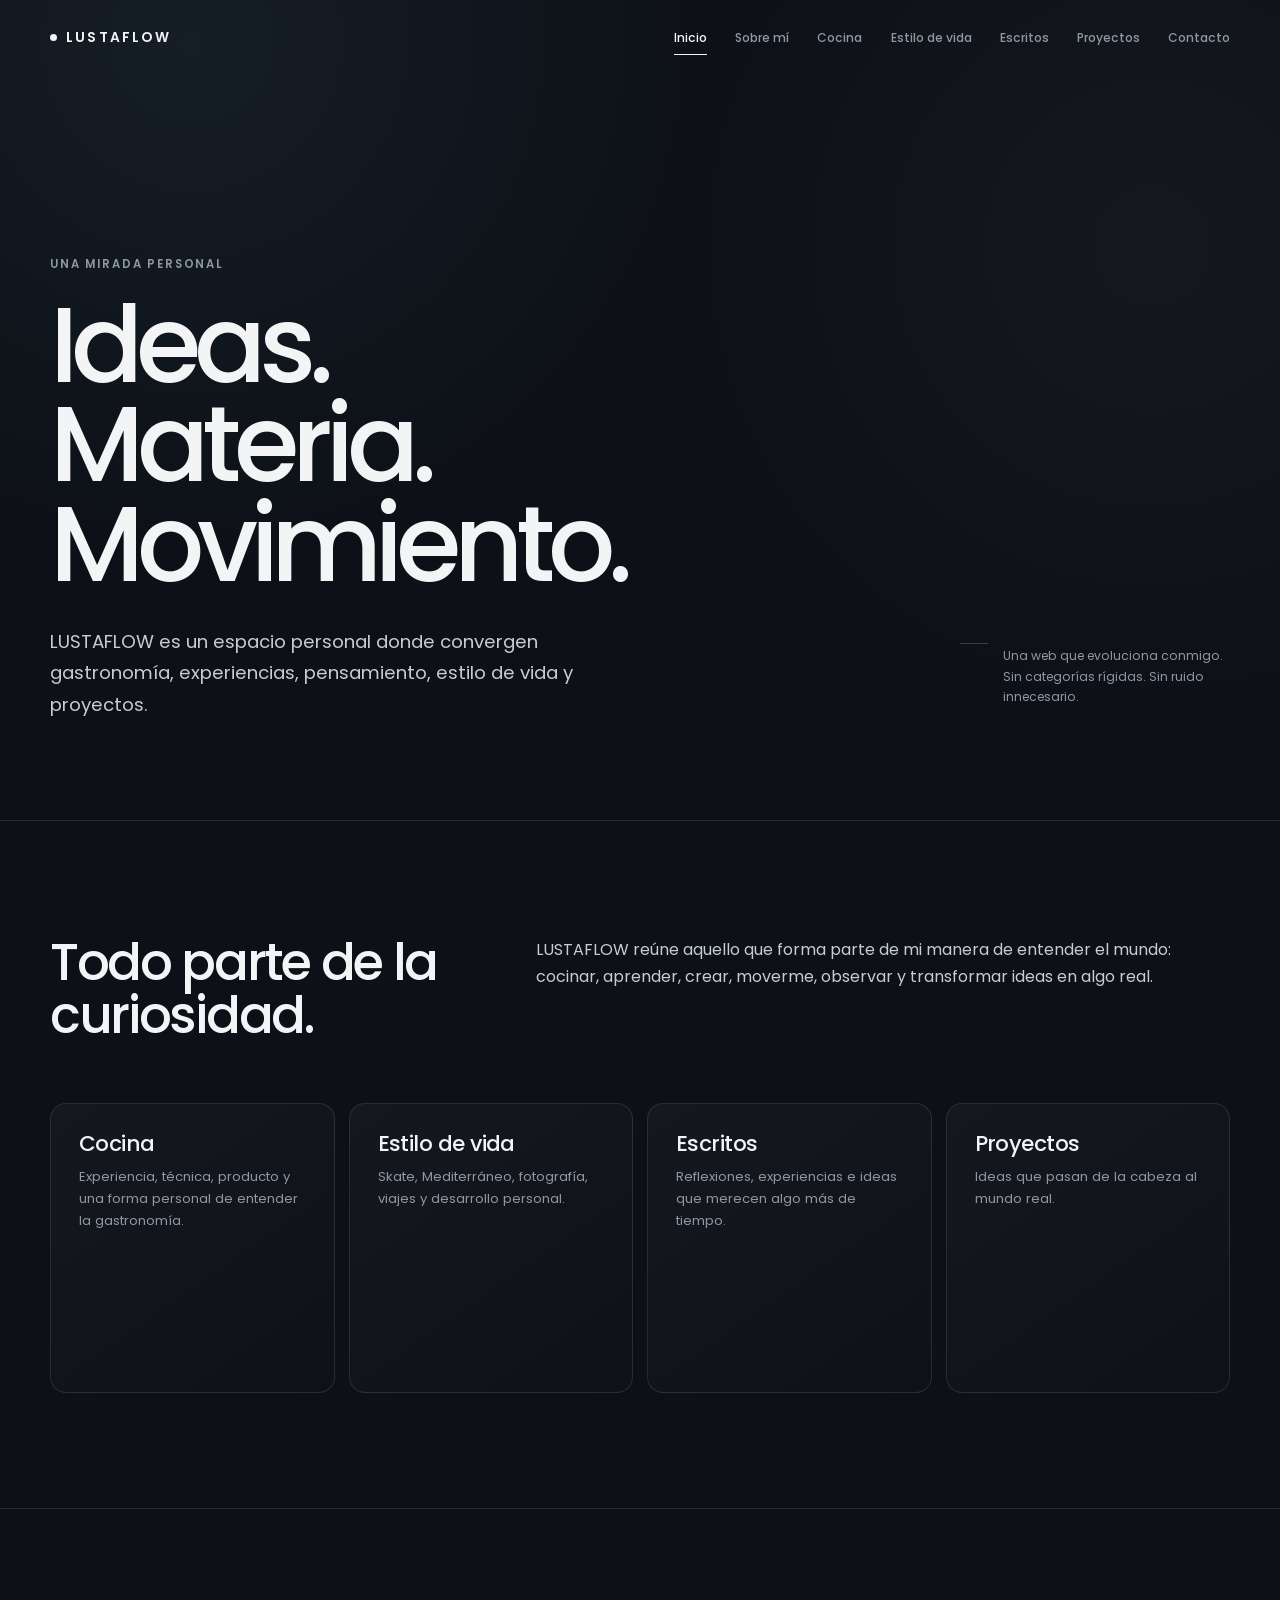
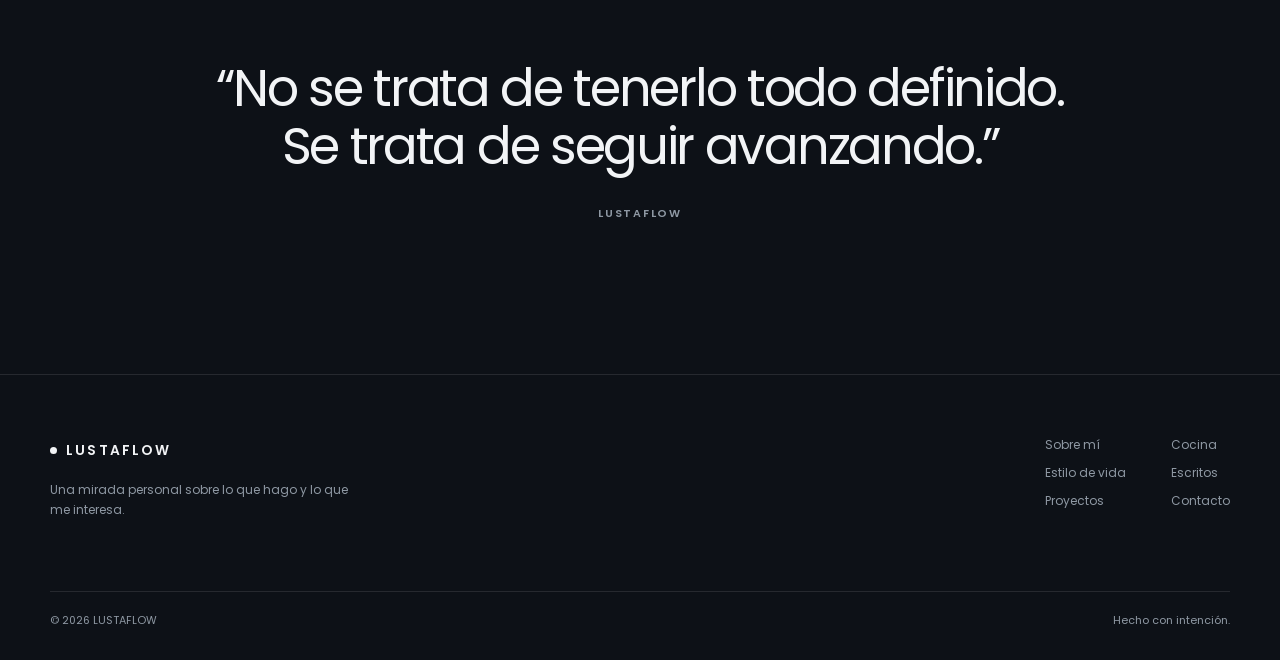
<file: index.html>
<!DOCTYPE html>
<html lang="es">

<head>

    <meta charset="UTF-8">

    <meta
        name="viewport"
        content="width=device-width, initial-scale=1.0"
    >

    <meta
        name="description"
        content="LUSTAFLOW — gastronomía, estilo de vida, escritos y proyectos personales."
    >

    <title>LUSTAFLOW — Inicio</title>


    <!-- Google Fonts -->

    <link rel="preconnect" href="https://fonts.googleapis.com">

    <link
        rel="preconnect"
        href="https://fonts.gstatic.com"
        crossorigin
    >

    <link
        href="https://fonts.googleapis.com/css2?family=Poppins:wght@400;500;600;700&display=swap"
        rel="stylesheet"
    >


    <!-- CSS -->

    <link
        rel="stylesheet"
        href="css/style.css"
    >

</head>


<body>


    <!-- =====================================================
         HEADER
    ====================================================== -->

    <header class="site-header">

        <div class="container">

            <nav class="navbar">


                <a
                    href="index.html"
                    class="logo"
                    aria-label="LUSTAFLOW — Inicio"
                >

                    <span class="logo-dot"></span>

                    LUSTAFLOW

                </a>


                <div class="nav-links">

                    <a
                        href="index.html"
                        class="active"
                    >
                        Inicio
                    </a>

                    <a href="sobre-mi.html">
                        Sobre mí
                    </a>

                    <a href="cocina.html">
                        Cocina
                    </a>

                    <a href="estilo-de-vida.html">
                        Estilo de vida
                    </a>

                    <a href="escritos.html">
                        Escritos
                    </a>

                    <a href="proyectos.html">
                        Proyectos
                    </a>

                    <a href="contacto.html">
                        Contacto
                    </a>

                </div>


                <button
                    class="menu-toggle"
                    type="button"
                    aria-label="Abrir menú"
                    aria-expanded="false"
                >

                    <span></span>
                    <span></span>

                </button>

            </nav>

        </div>

    </header>



    <!-- =====================================================
         MAIN
    ====================================================== -->

    <main>


        <!-- =================================================
             HERO
        ================================================== -->

        <section class="hero">

            <div class="container">

                <div class="hero-content">


                    <div class="hero-text">

                        <p class="eyebrow">
                            Una mirada personal
                        </p>


                        <h1>
                            Ideas.<br>
                            Materia.<br>
                            Movimiento.
                        </h1>


                        <p class="hero-description">

                            LUSTAFLOW es un espacio personal donde
                            convergen gastronomía, experiencias,
                            pensamiento, estilo de vida y proyectos.

                        </p>

                    </div>


                    <div class="hero-note">

                        <span class="hero-note-line"></span>

                        <p>

                            Una web que evoluciona conmigo.
                            Sin categorías rígidas.
                            Sin ruido innecesario.

                        </p>

                    </div>

                </div>

            </div>

        </section>



        <!-- =================================================
             PRESENTACIÓN
        ================================================== -->

        <section class="section">

            <div class="container">


                <div class="section-header">

                    <div>

                        <h2>
                            Todo parte de la curiosidad.
                        </h2>

                    </div>


                    <div class="section-intro">

                        <p>

                            LUSTAFLOW reúne aquello que forma parte
                            de mi manera de entender el mundo:
                            cocinar, aprender, crear, moverme,
                            observar y transformar ideas en algo real.

                        </p>

                    </div>

                </div>



                <!-- ÁREAS PRINCIPALES -->

                <div class="cards">


                    <a
                        href="cocina.html"
                        class="card"
                    >

                        <div class="card-content">

                            <h3>
                                Cocina
                            </h3>

                            <p>

                                Experiencia, técnica, producto
                                y una forma personal de entender
                                la gastronomía.

                            </p>

                        </div>

                    </a>



                    <a
                        href="estilo-de-vida.html"
                        class="card"
                    >

                        <div class="card-content">

                            <h3>
                                Estilo de vida
                            </h3>

                            <p>

                                Skate, Mediterráneo, fotografía,
                                viajes y desarrollo personal.

                            </p>

                        </div>

                    </a>



                    <a
                        href="escritos.html"
                        class="card"
                    >

                        <div class="card-content">

                            <h3>
                                Escritos
                            </h3>

                            <p>

                                Reflexiones, experiencias e ideas
                                que merecen algo más de tiempo.

                            </p>

                        </div>

                    </a>



                    <a
                        href="proyectos.html"
                        class="card"
                    >

                        <div class="card-content">

                            <h3>
                                Proyectos
                            </h3>

                            <p>

                                Ideas que pasan de la cabeza
                                al mundo real.

                            </p>

                        </div>

                    </a>


                </div>

            </div>

        </section>



        <!-- =================================================
             FILOSOFÍA
        ================================================== -->

        <section class="section section-philosophy">

            <div class="container">

                <div class="quote">

                    <p>

                        “No se trata de tenerlo todo definido.
                        Se trata de seguir avanzando.”

                    </p>


                    <span>
                        LUSTAFLOW
                    </span>

                </div>

            </div>

        </section>


    </main>



    <!-- =====================================================
         FOOTER
    ====================================================== -->

    <footer class="site-footer">

        <div class="container">

            <div class="footer-content">


                <div class="footer-brand">

                    <a
                        href="index.html"
                        class="logo"
                    >

                        <span class="logo-dot"></span>

                        LUSTAFLOW

                    </a>


                    <p>

                        Una mirada personal sobre
                        lo que hago y lo que me interesa.

                    </p>

                </div>


                <div class="footer-navigation">

                    <a href="sobre-mi.html">
                        Sobre mí
                    </a>

                    <a href="cocina.html">
                        Cocina
                    </a>

                    <a href="estilo-de-vida.html">
                        Estilo de vida
                    </a>

                    <a href="escritos.html">
                        Escritos
                    </a>

                    <a href="proyectos.html">
                        Proyectos
                    </a>

                    <a href="contacto.html">
                        Contacto
                    </a>

                </div>

            </div>


            <div class="footer-bottom">

                <span>

                    ©
                    <span id="current-year"></span>
                    LUSTAFLOW

                </span>


                <span>
                    Hecho con intención.
                </span>

            </div>

        </div>

    </footer>



    <!-- JAVASCRIPT -->

    <script src="js/main.js"></script>

</body>

</html>
</file>
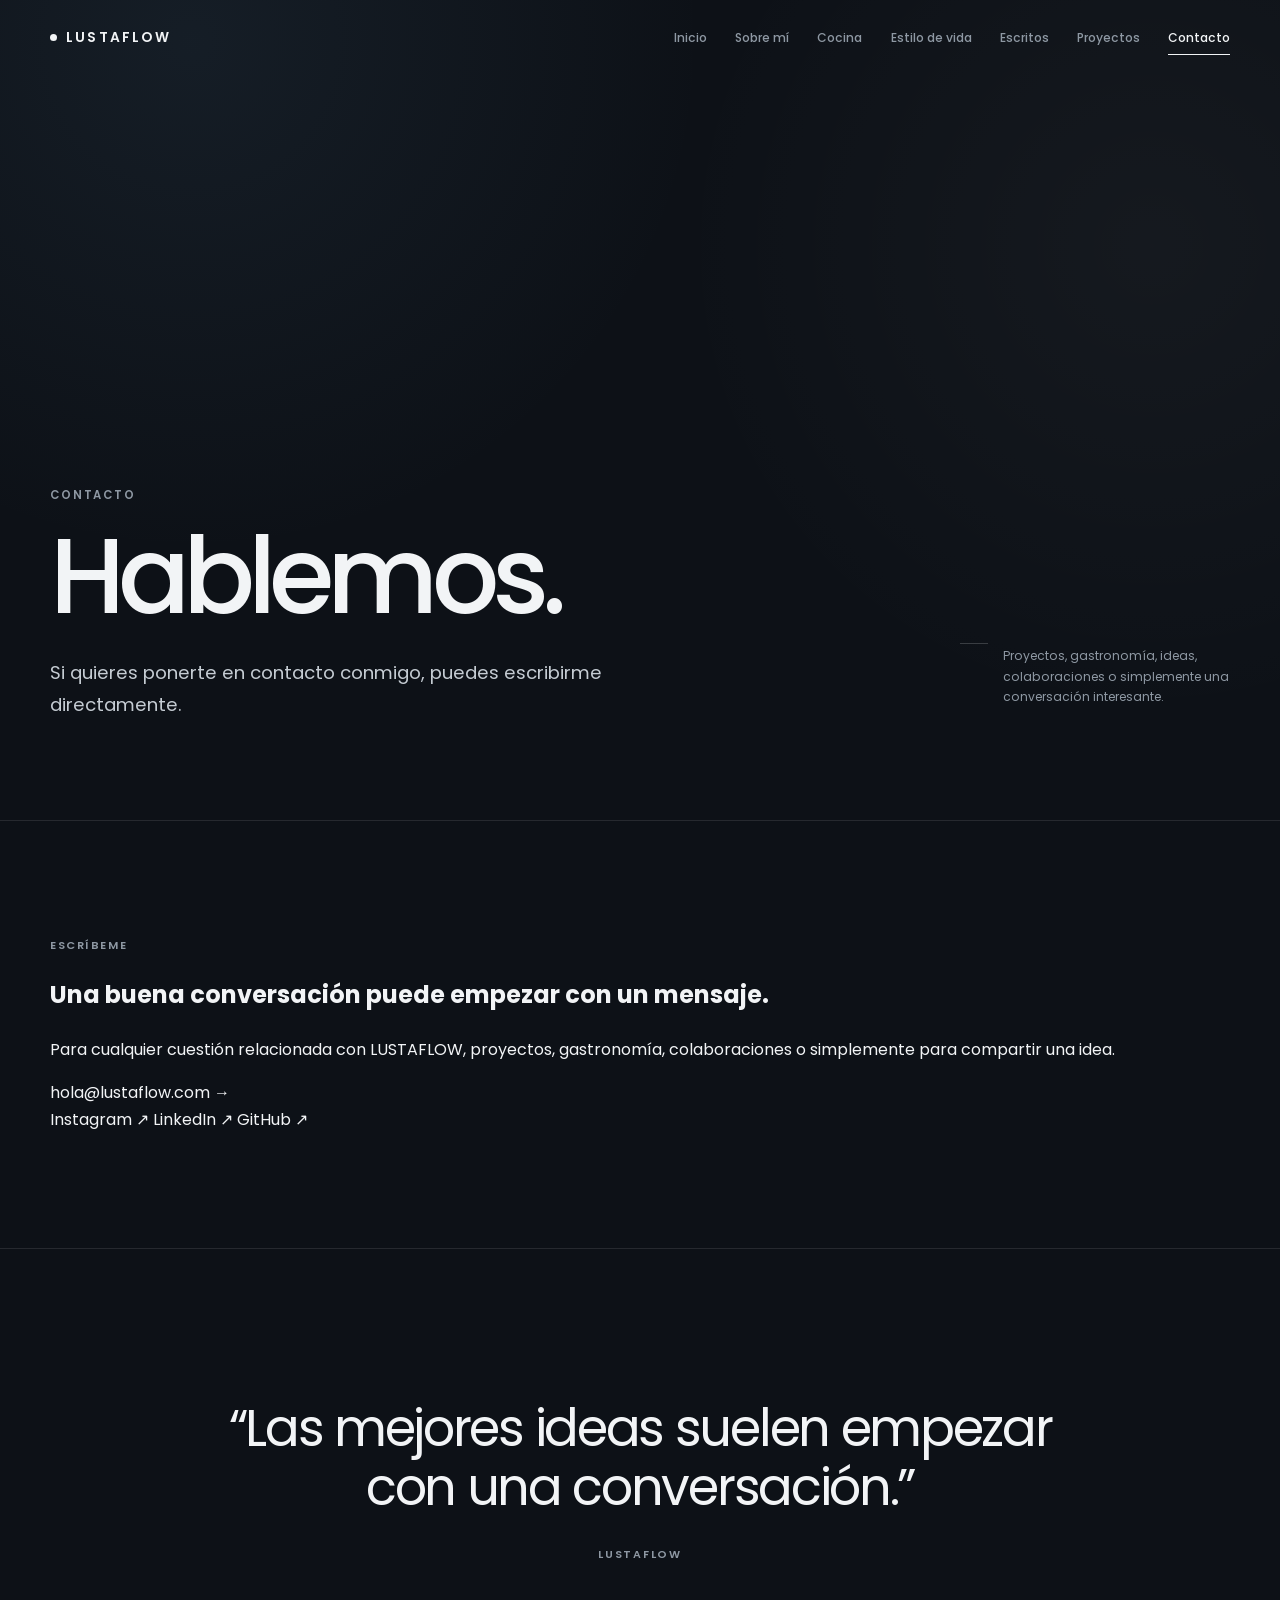
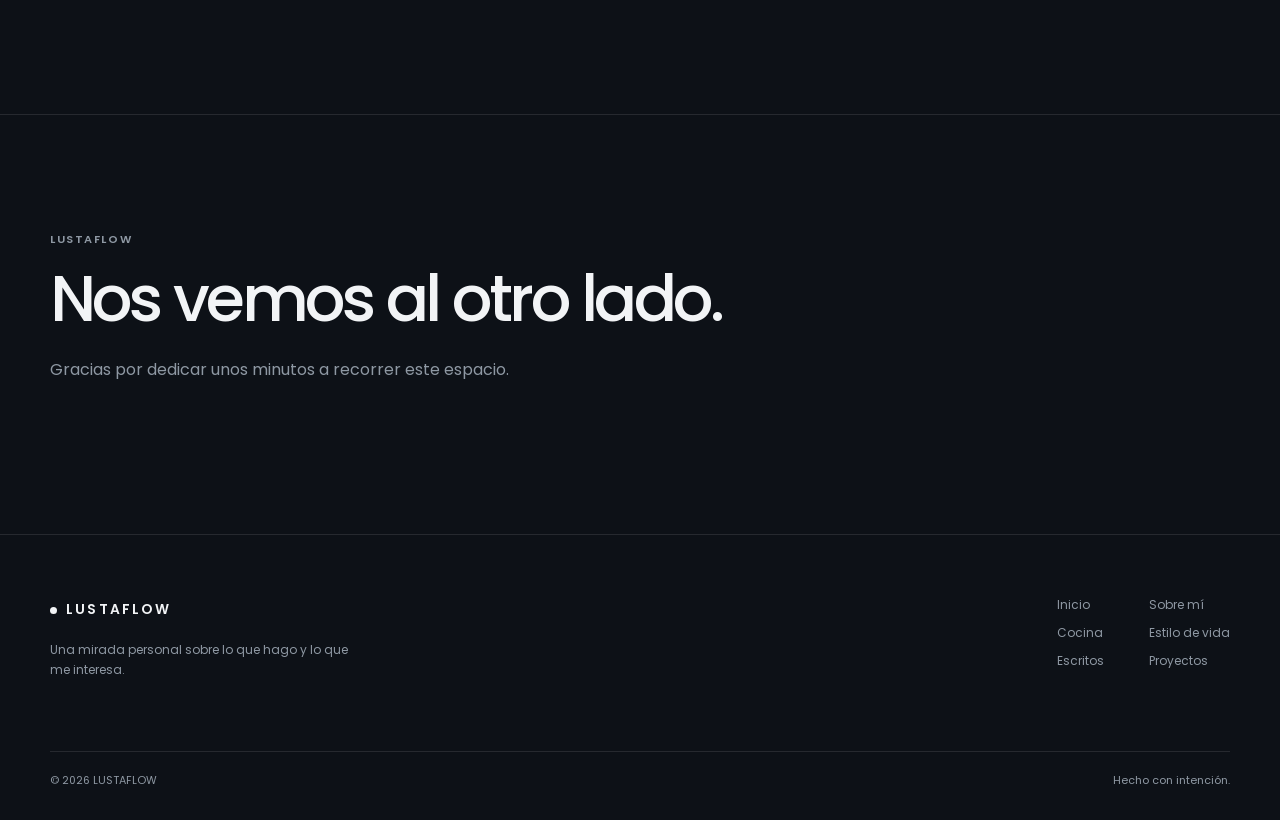
<file: contacto.html>
<!DOCTYPE html>
<html lang="es">

<head>

    <meta charset="UTF-8">

    <meta
        name="viewport"
        content="width=device-width, initial-scale=1.0"
    >

    <meta
        name="description"
        content="Contacto — ponte en contacto con LUSTAFLOW."
    >

    <title>Contacto — LUSTAFLOW</title>


    <!-- Google Fonts -->

    <link
        rel="preconnect"
        href="https://fonts.googleapis.com"
    >

    <link
        rel="preconnect"
        href="https://fonts.googleapis.com"
        crossorigin
    >

    <link
        href="https://fonts.googleapis.com/css2?family=Poppins:wght@400;500;600;700&display=swap"
        rel="stylesheet"
    >


    <!-- CSS -->

    <link
        rel="stylesheet"
        href="css/style.css"
    >

</head>


<body>


    <!-- =====================================================
         HEADER
    ====================================================== -->

    <header class="site-header">

        <div class="container">

            <nav class="navbar">


                <!-- LOGO -->

                <a
                    href="index.html"
                    class="logo"
                    aria-label="LUSTAFLOW — Inicio"
                >

                    <span class="logo-dot"></span>

                    LUSTAFLOW

                </a>


                <!-- NAVIGATION -->

                <div class="nav-links">

                    <a href="index.html">
                        Inicio
                    </a>

                    <a href="sobre-mi.html">
                        Sobre mí
                    </a>

                    <a href="cocina.html">
                        Cocina
                    </a>

                    <a href="estilo-de-vida.html">
                        Estilo de vida
                    </a>

                    <a href="escritos.html">
                        Escritos
                    </a>

                    <a href="proyectos.html">
                        Proyectos
                    </a>

                    <a
                        href="contacto.html"
                        class="active"
                    >
                        Contacto
                    </a>

                </div>


                <!-- MOBILE MENU -->

                <button
                    class="menu-toggle"
                    type="button"
                    aria-label="Abrir menú"
                    aria-expanded="false"
                >

                    <span></span>
                    <span></span>

                </button>

            </nav>

        </div>

    </header>



    <!-- =====================================================
         MAIN
    ====================================================== -->

    <main>


        <!-- =================================================
             CONTACT HERO
        ================================================== -->

        <section class="hero contact-hero">

            <div class="container">

                <div class="hero-content">


                    <div class="hero-text">

                        <p class="eyebrow">
                            Contacto
                        </p>


                        <h1>
                            Hablemos.
                        </h1>


                        <p class="hero-description">

                            Si quieres ponerte en contacto conmigo,
                            puedes escribirme directamente.

                        </p>

                    </div>


                    <div class="hero-note">

                        <span class="hero-note-line"></span>

                        <p>

                            Proyectos, gastronomía, ideas,
                            colaboraciones o simplemente
                            una conversación interesante.

                        </p>

                    </div>

                </div>

            </div>

        </section>



        <!-- =================================================
             CONTACTO
        ================================================== -->

        <section class="section">

            <div class="container">


                <div class="contact-layout">


                    <!-- INFORMACIÓN -->

                    <div class="contact-info">


                        <p class="section-label">
                            Escríbeme
                        </p>


                        <h2>
                            Una buena conversación
                            puede empezar con un mensaje.
                        </h2>


                        <p>

                            Para cualquier cuestión relacionada
                            con LUSTAFLOW, proyectos, gastronomía,
                            colaboraciones o simplemente para
                            compartir una idea.

                        </p>


                        <a
                            href="mailto:hola@lustaflow.com"
                            class="contact-email"
                        >

                            hola@lustaflow.com

                            <span aria-hidden="true">
                                →
                            </span>

                        </a>

                    </div>



                    <!-- CANALES -->

                    <div class="contact-links">


                        <a
                            href="#"
                            class="contact-link"
                        >

                            <span>
                                Instagram
                            </span>

                            <span aria-hidden="true">
                                ↗
                            </span>

                        </a>


                        <a
                            href="#"
                            class="contact-link"
                        >

                            <span>
                                LinkedIn
                            </span>

                            <span aria-hidden="true">
                                ↗
                            </span>

                        </a>


                        <a
                            href="#"
                            class="contact-link"
                        >

                            <span>
                                GitHub
                            </span>

                            <span aria-hidden="true">
                                ↗
                            </span>

                        </a>


                    </div>

                </div>

            </div>

        </section>



        <!-- =================================================
             COLABORACIONES
        ================================================== -->

        <section class="section section-philosophy">

            <div class="container">


                <div class="quote">

                    <p>

                        “Las mejores ideas suelen empezar
                        con una conversación.”

                    </p>


                    <span>
                        LUSTAFLOW
                    </span>

                </div>

            </div>

        </section>



        <!-- =================================================
             CIERRE
        ================================================== -->

        <section class="section section-closing">

            <div class="container">


                <div class="closing-content">


                    <p class="section-label">
                        LUSTAFLOW
                    </p>


                    <h2>
                        Nos vemos al otro lado.
                    </h2>


                    <p>

                        Gracias por dedicar unos minutos
                        a recorrer este espacio.

                    </p>

                </div>

            </div>

        </section>


    </main>



    <!-- =====================================================
         FOOTER
    ====================================================== -->

    <footer class="site-footer">

        <div class="container">


            <div class="footer-content">


                <div class="footer-brand">

                    <a
                        href="index.html"
                        class="logo"
                    >

                        <span class="logo-dot"></span>

                        LUSTAFLOW

                    </a>


                    <p>

                        Una mirada personal sobre
                        lo que hago y lo que me interesa.

                    </p>

                </div>


                <div class="footer-navigation">

                    <a href="index.html">
                        Inicio
                    </a>

                    <a href="sobre-mi.html">
                        Sobre mí
                    </a>

                    <a href="cocina.html">
                        Cocina
                    </a>

                    <a href="estilo-de-vida.html">
                        Estilo de vida
                    </a>

                    <a href="escritos.html">
                        Escritos
                    </a>

                    <a href="proyectos.html">
                        Proyectos
                    </a>

                </div>

            </div>


            <div class="footer-bottom">

                <span>

                    ©
                    <span id="current-year"></span>
                    LUSTAFLOW

                </span>


                <span>
                    Hecho con intención.
                </span>

            </div>

        </div>

    </footer>



    <!-- JAVASCRIPT -->

    <script src="js/main.js"></script>

</body>

</html>
</file>
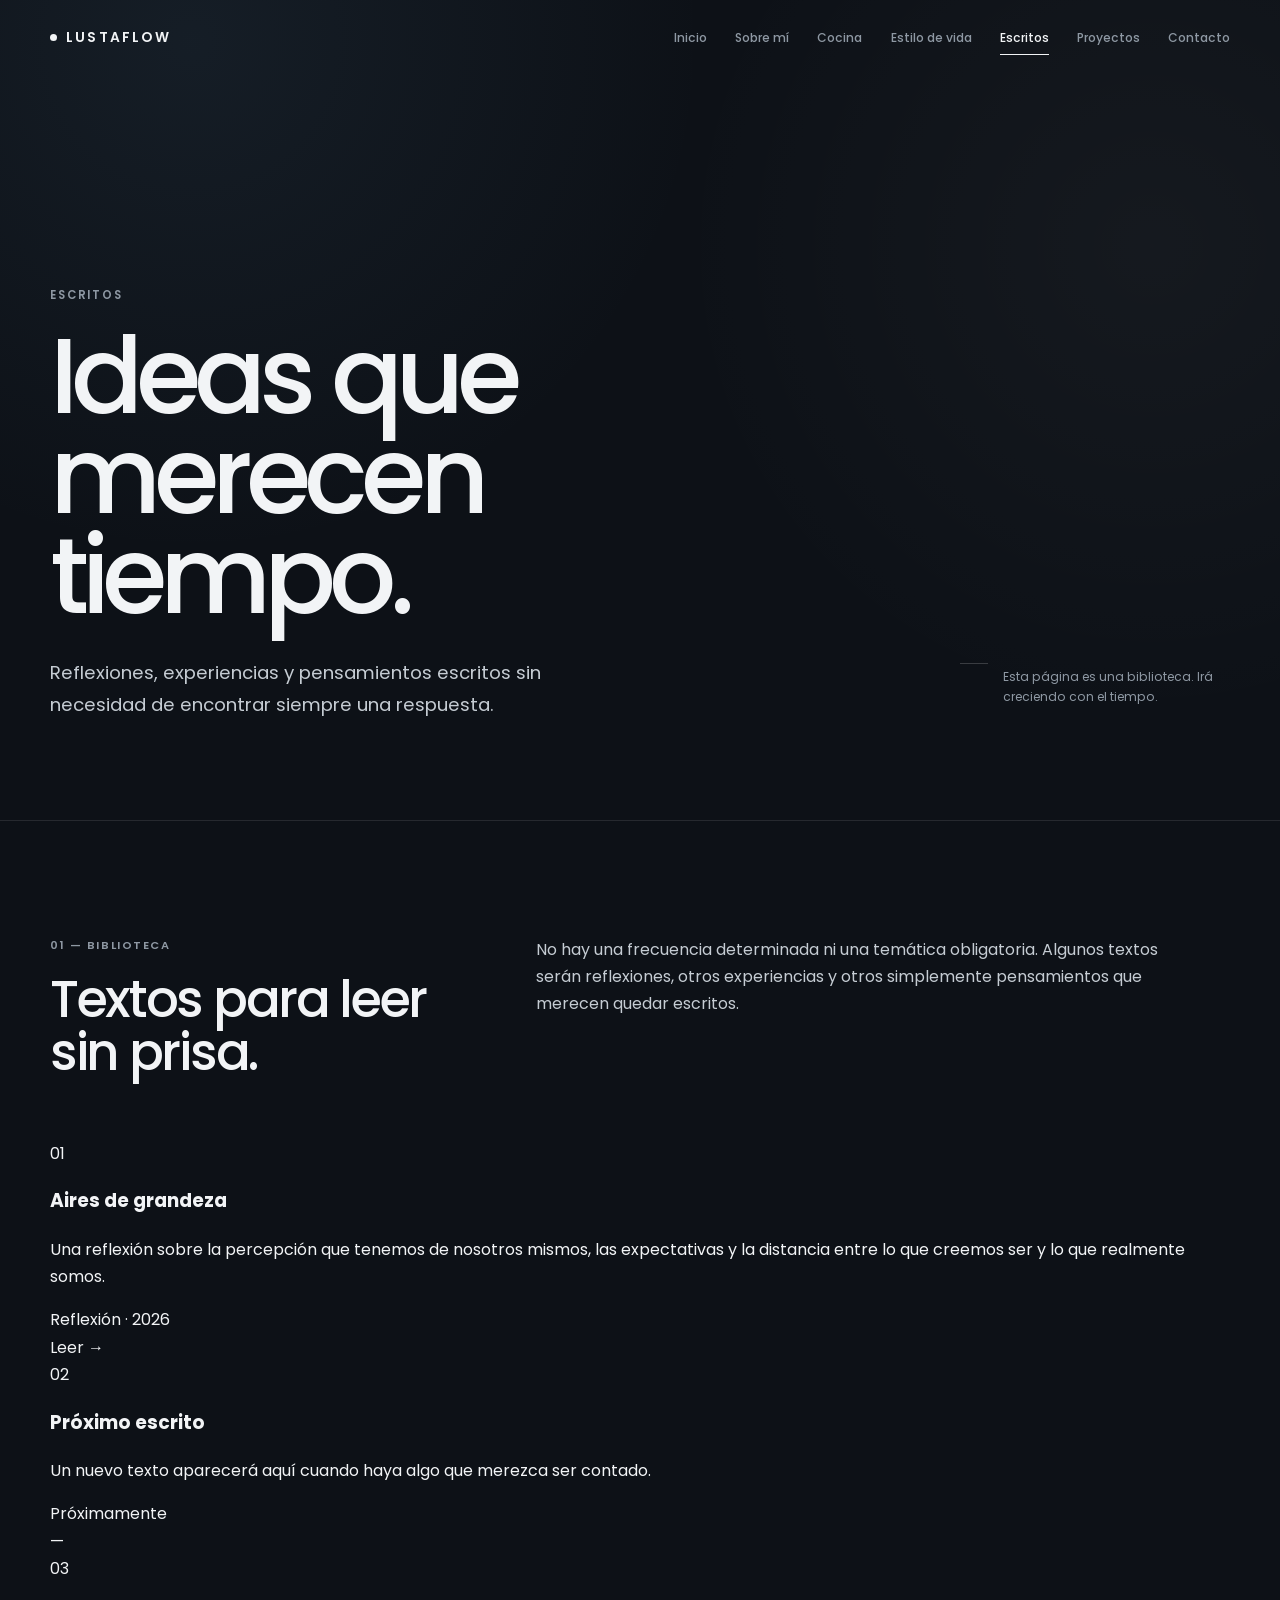
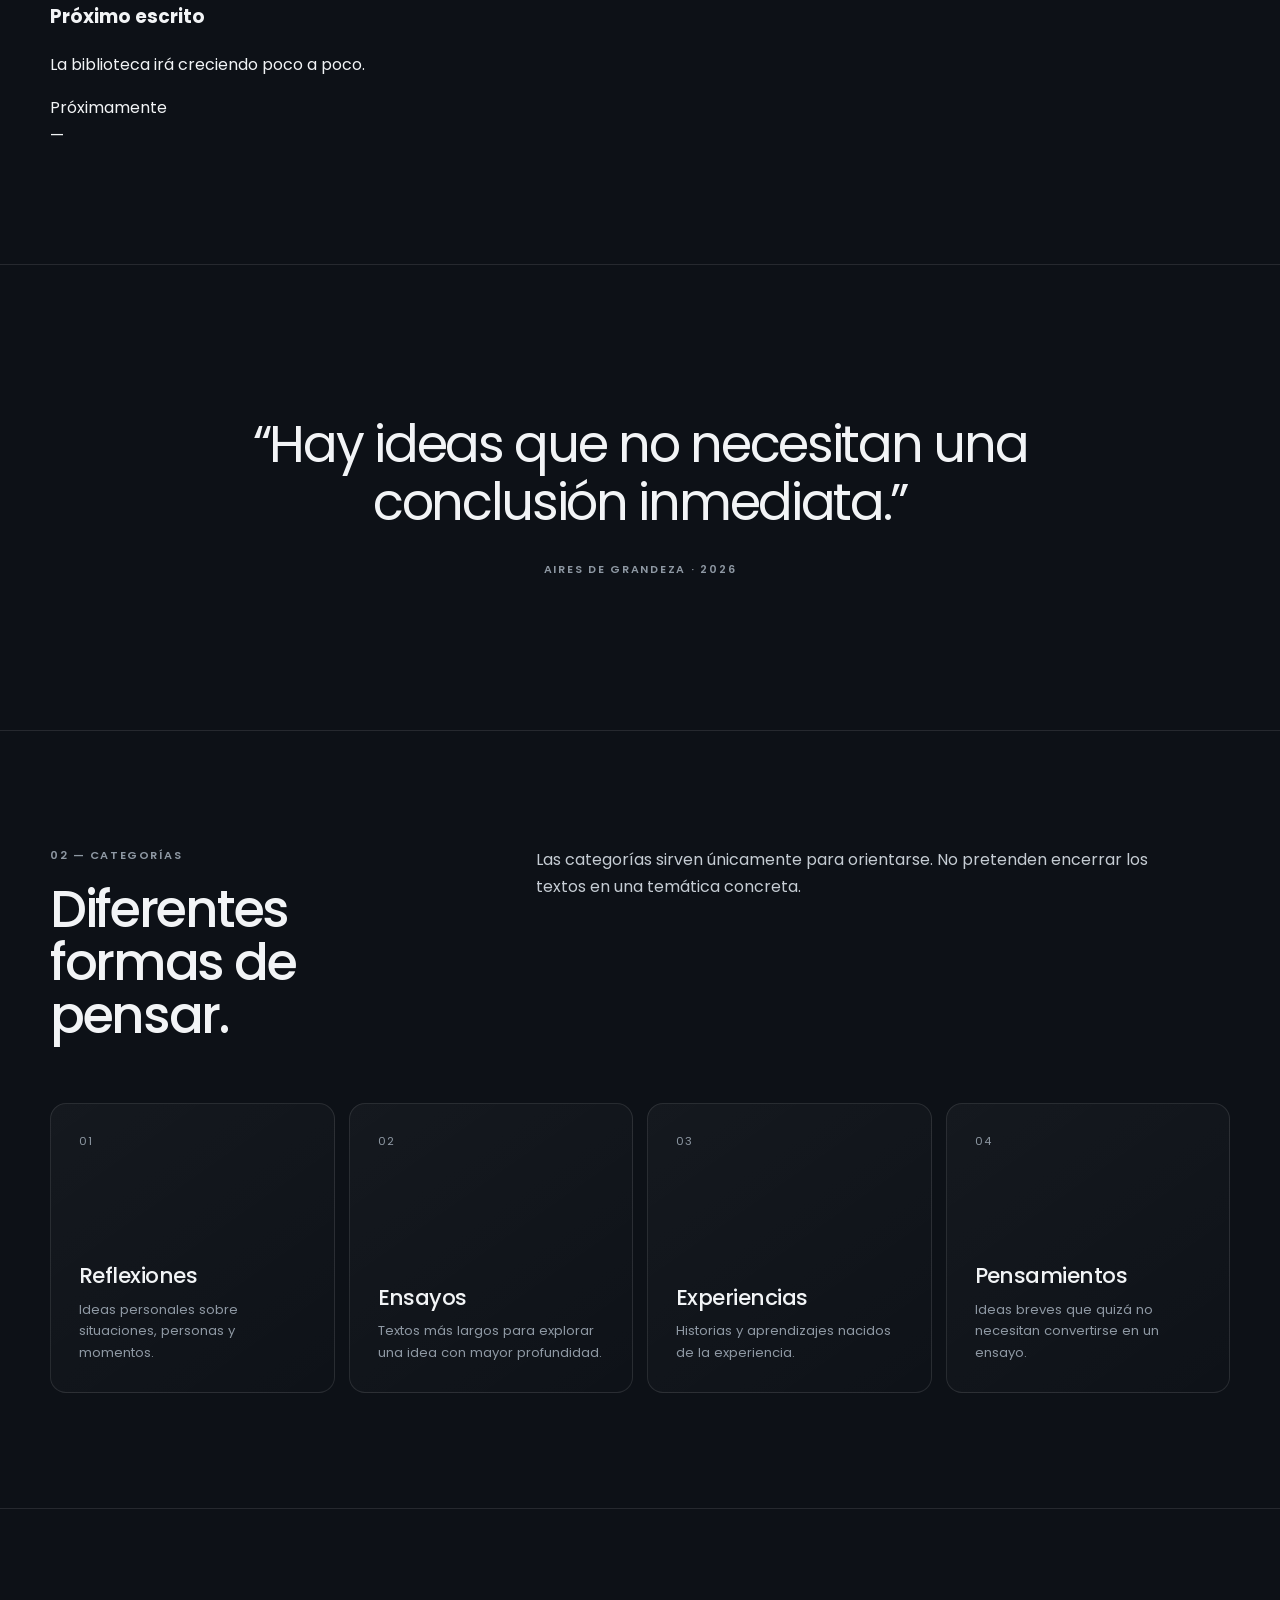
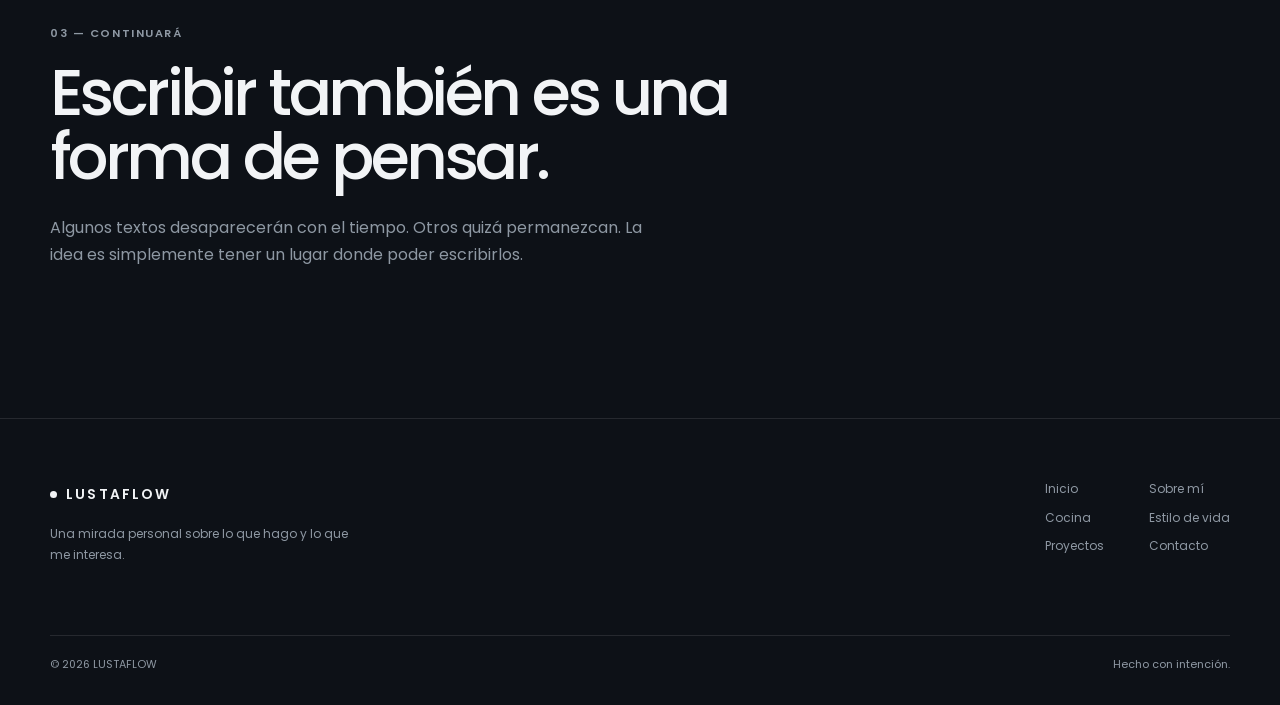
<file: escritos.html>
<!DOCTYPE html>
<html lang="es">

<head>

    <meta charset="UTF-8">

    <meta
        name="viewport"
        content="width=device-width, initial-scale=1.0"
    >

    <meta
        name="description"
        content="Escritos — reflexiones, ensayos, experiencias y pensamientos de LUSTAFLOW."
    >

    <title>Escritos — LUSTAFLOW</title>


    <!-- Google Fonts -->

    <link
        rel="preconnect"
        href="https://fonts.googleapis.com"
    >

    <link
        rel="preconnect"
        href="https://fonts.gstatic.com"
        crossorigin
    >

    <link
        href="https://fonts.googleapis.com/css2?family=Poppins:wght@400;500;600;700&display=swap"
        rel="stylesheet"
    >


    <!-- CSS -->

    <link
        rel="stylesheet"
        href="css/style.css"
    >

</head>


<body>


    <!-- =====================================================
         HEADER
    ====================================================== -->

    <header class="site-header">

        <div class="container">

            <nav class="navbar">


                <!-- LOGO -->

                <a
                    href="index.html"
                    class="logo"
                    aria-label="LUSTAFLOW — Inicio"
                >

                    <span class="logo-dot"></span>

                    LUSTAFLOW

                </a>


                <!-- NAVIGATION -->

                <div class="nav-links">

                    <a href="index.html">
                        Inicio
                    </a>

                    <a href="sobre-mi.html">
                        Sobre mí
                    </a>

                    <a href="cocina.html">
                        Cocina
                    </a>

                    <a href="estilo-de-vida.html">
                        Estilo de vida
                    </a>

                    <a
                        href="escritos.html"
                        class="active"
                    >
                        Escritos
                    </a>

                    <a href="proyectos.html">
                        Proyectos
                    </a>

                    <a href="contacto.html">
                        Contacto
                    </a>

                </div>


                <!-- MOBILE MENU -->

                <button
                    class="menu-toggle"
                    type="button"
                    aria-label="Abrir menú"
                    aria-expanded="false"
                >

                    <span></span>
                    <span></span>

                </button>

            </nav>

        </div>

    </header>



    <!-- =====================================================
         MAIN
    ====================================================== -->

    <main>


        <!-- =================================================
             HERO
        ================================================== -->

        <section class="hero">

            <div class="container">

                <div class="hero-content">


                    <div class="hero-text">

                        <p class="eyebrow">
                            Escritos
                        </p>


                        <h1>
                            Ideas que<br>
                            merecen tiempo.
                        </h1>


                        <p class="hero-description">

                            Reflexiones, experiencias y pensamientos
                            escritos sin necesidad de encontrar
                            siempre una respuesta.

                        </p>

                    </div>


                    <div class="hero-note">

                        <span class="hero-note-line"></span>

                        <p>

                            Esta página es una biblioteca.
                            Irá creciendo con el tiempo.

                        </p>

                    </div>

                </div>

            </div>

        </section>



        <!-- =================================================
             ESCRITOS
        ================================================== -->

        <section class="section">

            <div class="container">


                <div class="section-header">


                    <div>

                        <p class="section-label">
                            01 — Biblioteca
                        </p>

                        <h2>
                            Textos para leer
                            sin prisa.
                        </h2>

                    </div>


                    <div class="section-intro">

                        <p>

                            No hay una frecuencia determinada
                            ni una temática obligatoria.
                            Algunos textos serán reflexiones,
                            otros experiencias y otros simplemente
                            pensamientos que merecen quedar escritos.

                        </p>

                    </div>

                </div>



                <!-- =================================================
                     LISTADO EDITORIAL
                ================================================== -->

                <div class="editorial-list">


                    <!-- ESCRITO 01 -->

                    <article class="editorial-item">


                        <span class="editorial-number">
                            01
                        </span>


                        <div class="editorial-main">

                            <h3 class="editorial-title">
                                Aires de grandeza
                            </h3>


                            <p class="editorial-excerpt">

                                Una reflexión sobre la percepción
                                que tenemos de nosotros mismos,
                                las expectativas y la distancia
                                entre lo que creemos ser y lo que
                                realmente somos.

                            </p>


                            <div class="editorial-meta">

                                Reflexión
                                ·
                                2026

                            </div>

                        </div>


                        <a
                            href="#aires-de-grandeza"
                            class="editorial-link"
                        >
                            Leer
                            <span aria-hidden="true">
                                →
                            </span>
                        </a>

                    </article>



                    <!-- ESCRITO 02 -->

                    <article class="editorial-item">


                        <span class="editorial-number">
                            02
                        </span>


                        <div class="editorial-main">

                            <h3 class="editorial-title">
                                Próximo escrito
                            </h3>


                            <p class="editorial-excerpt">

                                Un nuevo texto aparecerá aquí
                                cuando haya algo que merezca
                                ser contado.

                            </p>


                            <div class="editorial-meta">

                                Próximamente

                            </div>

                        </div>


                        <span class="editorial-link">
                            —
                        </span>

                    </article>



                    <!-- ESCRITO 03 -->

                    <article class="editorial-item">


                        <span class="editorial-number">
                            03
                        </span>


                        <div class="editorial-main">

                            <h3 class="editorial-title">
                                Próximo escrito
                            </h3>


                            <p class="editorial-excerpt">

                                La biblioteca irá creciendo
                                poco a poco.

                            </p>


                            <div class="editorial-meta">

                                Próximamente

                            </div>

                        </div>


                        <span class="editorial-link">
                            —
                        </span>

                    </article>


                </div>

            </div>

        </section>



        <!-- =================================================
             TEXTO DESTACADO
        ================================================== -->

        <section
            class="section section-philosophy"
            id="aires-de-grandeza"
        >

            <div class="container">


                <div class="quote">


                    <p>

                        “Hay ideas que no necesitan
                        una conclusión inmediata.”

                    </p>


                    <span>
                        AIRES DE GRANDEZA · 2026
                    </span>

                </div>

            </div>

        </section>



        <!-- =================================================
             CATEGORÍAS
        ================================================== -->

        <section class="section">

            <div class="container">


                <div class="section-header">


                    <div>

                        <p class="section-label">
                            02 — Categorías
                        </p>

                        <h2>
                            Diferentes formas
                            de pensar.
                        </h2>

                    </div>


                    <div class="section-intro">

                        <p>

                            Las categorías sirven únicamente
                            para orientarse. No pretenden
                            encerrar los textos en una temática
                            concreta.

                        </p>

                    </div>

                </div>



                <div class="cards">


                    <article class="card">

                        <span class="card-number">
                            01
                        </span>


                        <div class="card-content">

                            <h3>
                                Reflexiones
                            </h3>

                            <p>

                                Ideas personales sobre situaciones,
                                personas y momentos.

                            </p>

                        </div>

                    </article>



                    <article class="card">

                        <span class="card-number">
                            02
                        </span>


                        <div class="card-content">

                            <h3>
                                Ensayos
                            </h3>

                            <p>

                                Textos más largos para explorar
                                una idea con mayor profundidad.

                            </p>

                        </div>

                    </article>



                    <article class="card">

                        <span class="card-number">
                            03
                        </span>


                        <div class="card-content">

                            <h3>
                                Experiencias
                            </h3>

                            <p>

                                Historias y aprendizajes
                                nacidos de la experiencia.

                            </p>

                        </div>

                    </article>



                    <article class="card">

                        <span class="card-number">
                            04
                        </span>


                        <div class="card-content">

                            <h3>
                                Pensamientos
                            </h3>

                            <p>

                                Ideas breves que quizá no
                                necesitan convertirse en un ensayo.

                            </p>

                        </div>

                    </article>


                </div>

            </div>

        </section>



        <!-- =================================================
             CIERRE
        ================================================== -->

        <section class="section section-closing">

            <div class="container">


                <div class="closing-content">


                    <p class="section-label">
                        03 — Continuará
                    </p>


                    <h2>
                        Escribir también
                        es una forma de pensar.
                    </h2>


                    <p>

                        Algunos textos desaparecerán con el tiempo.
                        Otros quizá permanezcan.

                        La idea es simplemente tener un lugar donde
                        poder escribirlos.

                    </p>

                </div>

            </div>

        </section>


    </main>



    <!-- =====================================================
         FOOTER
    ====================================================== -->

    <footer class="site-footer">

        <div class="container">


            <div class="footer-content">


                <div class="footer-brand">

                    <a
                        href="index.html"
                        class="logo"
                    >

                        <span class="logo-dot"></span>

                        LUSTAFLOW

                    </a>


                    <p>

                        Una mirada personal sobre
                        lo que hago y lo que me interesa.

                    </p>

                </div>


                <div class="footer-navigation">

                    <a href="index.html">
                        Inicio
                    </a>

                    <a href="sobre-mi.html">
                        Sobre mí
                    </a>

                    <a href="cocina.html">
                        Cocina
                    </a>

                    <a href="estilo-de-vida.html">
                        Estilo de vida
                    </a>

                    <a href="proyectos.html">
                        Proyectos
                    </a>

                    <a href="contacto.html">
                        Contacto
                    </a>

                </div>

            </div>


            <div class="footer-bottom">

                <span>

                    ©
                    <span id="current-year"></span>
                    LUSTAFLOW

                </span>


                <span>
                    Hecho con intención.
                </span>

            </div>

        </div>

    </footer>



    <!-- JAVASCRIPT -->

    <script src="js/main.js"></script>

</body>

</html>
</file>
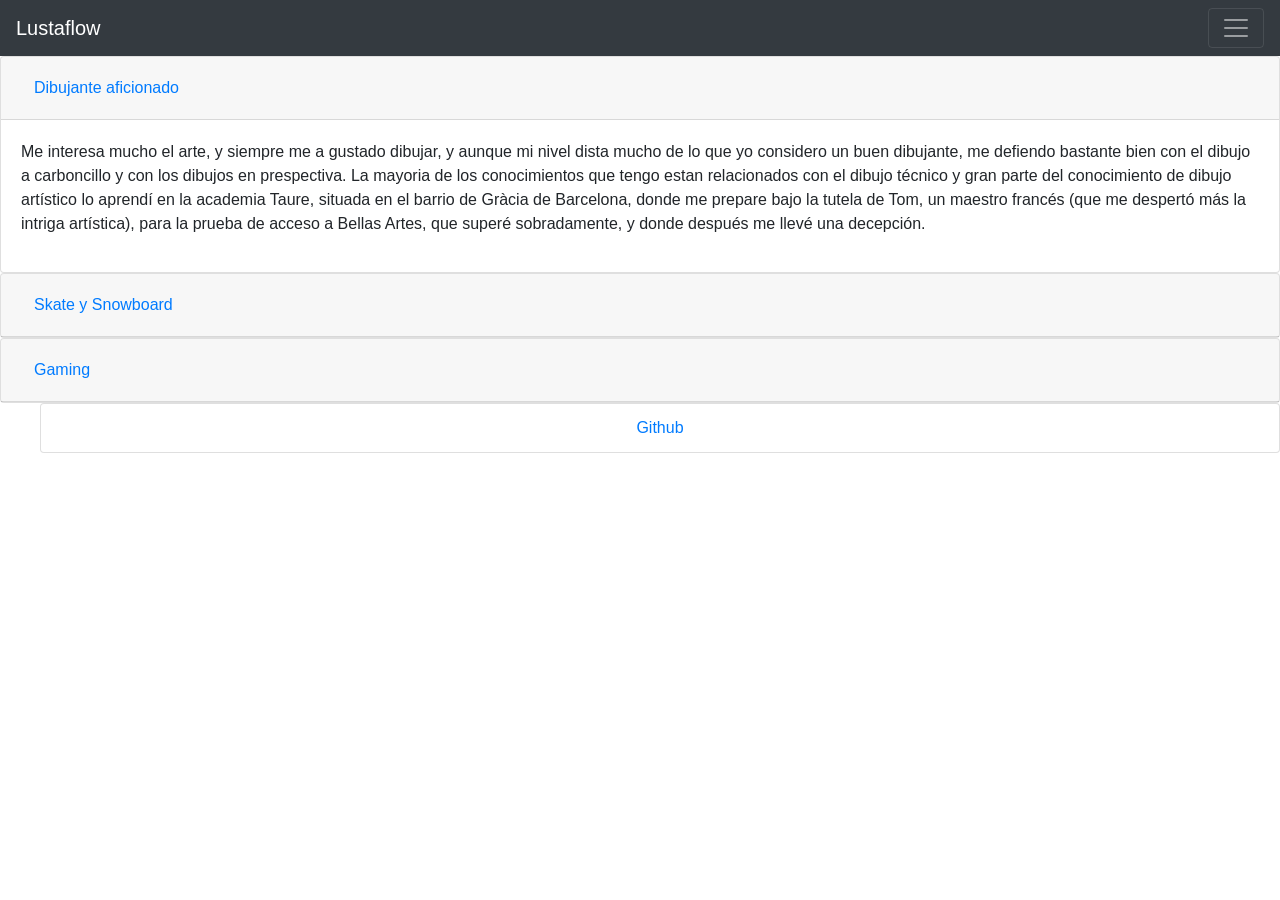
<file: habilidades.html>
<!DOCTYPE html>

<html lang="es">
		
		<head>
		 <!-- Required meta tags -->
    			<meta charset="utf-8">
    			<meta name="viewport" content="width=device-width, initial-scale=1, shrink-to-fit=no">

    	<!-- Bootstrap CSS -->
    			<link rel="stylesheet" href="https://stackpath.bootstrapcdn.com/bootstrap/4.1.1/css/bootstrap.min.css" integrity="sha384-WskhaSGFgHYWDcbwN70/dfYBj47jz9qbsMId/iRN3ewGhXQFZCSftd1LZCfmhktB" crossorigin="anonymous">

			<title>Lustaflow/Habilidades</title>
		
		</head>

	<body>
	 <!-- Navbar comença -->  

        <nav class="navbar navbar-dark bg-dark">
  <!-- Navbar content -->    
          <a class="navbar-brand" href="index.html">Lustaflow</a>
          <button class="navbar-toggler" type="button" data-toggle="collapse" data-target="#navbarText" aria-controls="navbarText" aria-expanded="false" aria-label="Toggle navigation">
            <span class="navbar-toggler-icon"></span>
          </button>
          <div class="collapse navbar-collapse" id="navbarText">
            <ul class="navbar-nav mr-auto">
              <li class="nav-item active">
                <a class="nav-link" href="has-entrado.html">Sobre mi<span class="sr-only"> (Info general)</span></a>
              </li>
              <li class="nav-item">
                <a class="nav-link" href="habilidades.html">Habilidades</a>
              </li>
              <li class="nav-item">
                <a class="nav-link" href="proyectos.html">Proyectos</a>
              </li>
            </ul>
            <span class="navbar-text">
              "No te acostarás sin aprender nada nuevo"
            </span>
          </div>
        </nav>

       <!-- Navbar acaba -->

        <div class="accordion" id="accordionExample">
            <div class="card">
              <div class="card-header" id="headingZero">
                <h5 class="mb-0">
                  <button class="btn btn-link" type="button" data-toggle="collapse" data-target="#collapseZero">
                    Dibujante aficionado
                  </button>
                </h5>
              </div>

              <div id="collapseZero" class="collapse show" aria-labelledby="headingZero" data-parent="#accordionExample">
                <div class="card-body">
                  <p>Me interesa mucho el arte, y siempre me a gustado dibujar, y aunque mi nivel dista mucho de lo que yo considero un buen dibujante, me defiendo bastante bien con el dibujo a carboncillo y con los dibujos en prespectiva. La mayoria de los conocimientos que tengo estan relacionados con el dibujo técnico y gran parte del conocimiento de dibujo artístico lo aprendí en la academia Taure, situada en el barrio de Gràcia de Barcelona, donde me prepare bajo la tutela de Tom, un maestro francés (que me despertó más la intriga artística), para la prueba de acceso a Bellas Artes, que superé sobradamente, y donde después me llevé una decepción.</p>
                </div>
              </div>
            </div>
            <div class="card">
              <div class="card-header" id="headingOne">
                <h5 class="mb-0">
                  <button class="btn btn-link" type="button" data-toggle="collapse" data-target="#collapseOne">
                    Skate y Snowboard
                  </button>
                </h5>
              </div>
              <div id="collapseOne" class="collapse" aria-labelledby="headingOne" data-parent="#accordionExample">
                <div class="card-body">
                	<p>Skater amateur, colaborador del Sitges Surf Club, donde se promocionan tanto el skate como el surf y sus subdisciplinas. Aunque por motivos laborales cada vez he ido practicando menos el skate y el snow, aún mantengo un amplio abanico de piruetas. ¡Skate or Die!
                	</p>
                 <div align="center">
					<iframe width="854" height="480" src="https://www.youtube.com/embed/CXJEzIFN-_4" frameborder="0" allow="autoplay; encrypted-media" allowfullscreen></iframe>
				</div>
                </div>
              </div>
            </div>
            <div class="card">
              <div class="card-header" id="headingTwo">
                <h5 class="mb-0">
                  <button class="btn btn-link collapsed" type="button" data-toggle="collapse" data-target="#collapseTwo">
                    Gaming
                  </button>
                </h5>
              </div>
              <div id="collapseTwo" class="collapse" aria-labelledby="headingTwo" data-parent="#accordionExample">
                <div class="card-body">
                 <p>Los videojuegos són otra de mis aficiones. Hablando en plata, soy bastante manco jugando, pero hay algun juego en el que no se me da tan mal el gameplay. Alguna vez hago algún directo por YouTube cuando juego en PS4, si quereis reiros un rato podeis pasar por mi canal para ver alguna de mis partidas. ¡Os recomiendo la de Star Wars!</p>
                </div>
              </div>
            </div>
          </div>

        <ul class="text-center" class="list-group">
          <li class="list-group-item"><a href="https://github.com/lustaflow">Github</a></li>
        </ul>
		
		<!-- aqui hi ha el feeble trick tip -->	

		
<!-- Optional JavaScript -->
    <!-- jQuery first, then Popper.js, then Bootstrap JS -->
    	<script src="https://code.jquery.com/jquery-3.3.1.slim.min.js" integrity="sha384-q8i/X+965DzO0rT7abK41JStQIAqVgRVzpbzo5smXKp4YfRvH+8abtTE1Pi6jizo" crossorigin="anonymous"></script>
    	<script src="https://cdnjs.cloudflare.com/ajax/libs/popper.js/1.14.3/umd/popper.min.js" integrity="sha384-ZMP7rVo3mIykV+2+9J3UJ46jBk0WLaUAdn689aCwoqbBJiSnjAK/l8WvCWPIPm49" crossorigin="anonymous"></script>
    	<script src="https://stackpath.bootstrapcdn.com/bootstrap/4.1.1/js/bootstrap.min.js" integrity="sha384-smHYKdLADwkXOn1EmN1qk/HfnUcbVRZyYmZ4qpPea6sjB/pTJ0euyQp0Mk8ck+5T" crossorigin="anonymous"></script>
	</body>
</html>
</file>
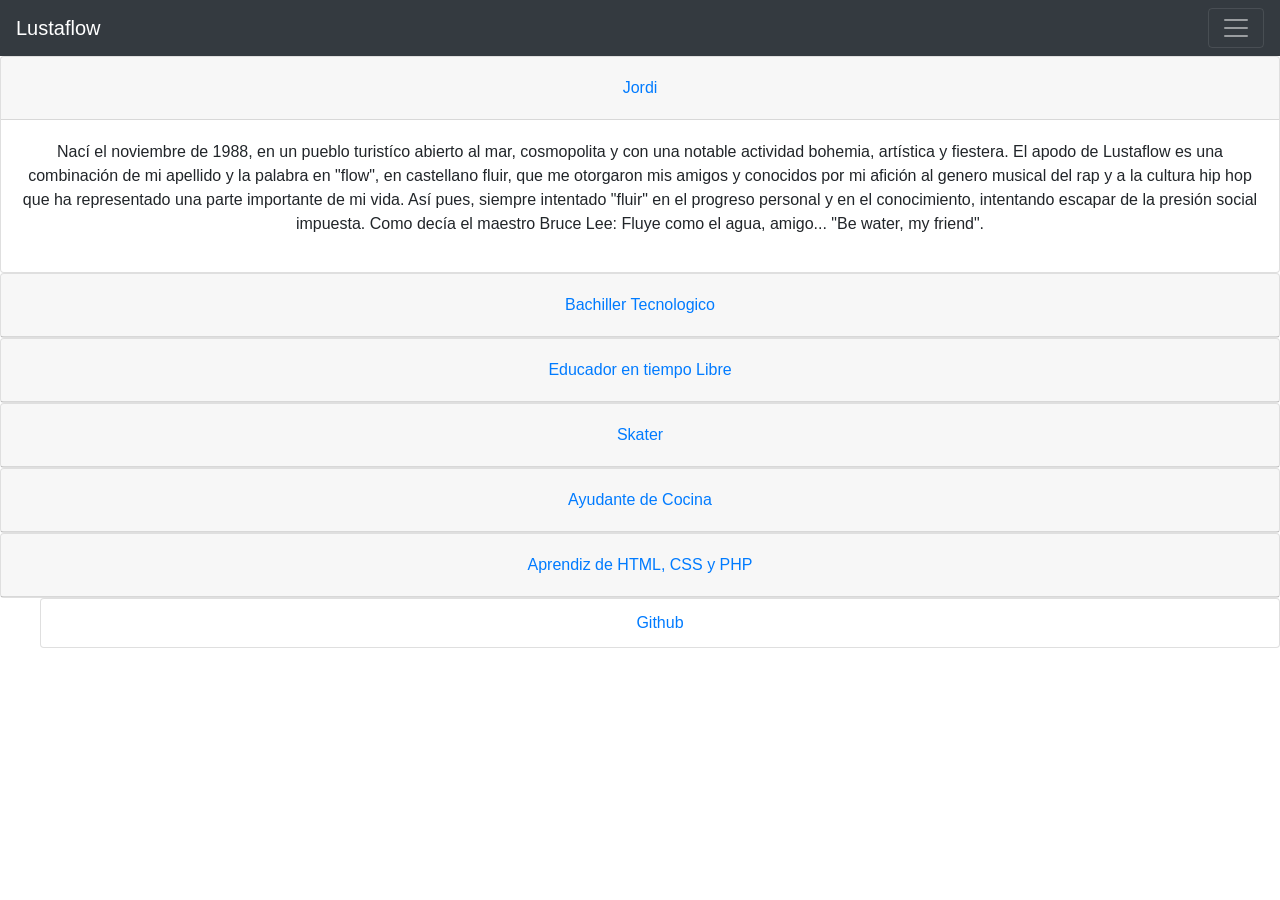
<file: has-entrado.html>
<html lang="es">
  <head>
    <!-- Required meta tags -->
    <meta charset="utf-8">
    <meta name="viewport" content="width=device-width, initial-scale=1, shrink-to-fit=no">

    <!-- Bootstrap CSS -->
    <link rel="stylesheet" href="https://stackpath.bootstrapcdn.com/bootstrap/4.1.1/css/bootstrap.min.css" integrity="sha384-WskhaSGFgHYWDcbwN70/dfYBj47jz9qbsMId/iRN3ewGhXQFZCSftd1LZCfmhktB" crossorigin="anonymous">

 <title>Lustaflow/Sobre mi</title>
  </head>
  <body>


  <!-- Navbar comença -->  

        <nav class="navbar navbar-dark bg-dark">
  <!-- Navbar content -->    
          <a class="navbar-brand" href="index.html">Lustaflow</a>
          <button class="navbar-toggler" type="button" data-toggle="collapse" data-target="#navbarText" aria-controls="navbarText" aria-expanded="false" aria-label="Toggle navigation">
            <span class="navbar-toggler-icon"></span>
          </button>
          <div class="collapse navbar-collapse" id="navbarText">
            <ul class="navbar-nav mr-auto">
              <li class="nav-item active">
                <a class="nav-link" href="has-entrado.html">Sobre mi<span class="sr-only"> (Info general)</span></a>
              </li>
              <li class="nav-item">
                <a class="nav-link" href="habilidades.html">Habilidades</a>
              </li>
              <li class="nav-item">
                <a class="nav-link" href="proyectos.html">Proyectos</a>
              </li>
            </ul>
            <span class="navbar-text">
              "No te acostarás sin aprender nada nuevo"
            </span>
          </div>
        </nav>
   
   <!-- Navbar acaba -->       
        
        <div class="accordion" style="text-align: center;" id="accordionExample">
            <div class="card">
              <div class="card-header" id="headingZero">
                <h5 class="mb-0">
                  <button class="btn btn-link" type="button" data-toggle="collapse" data-target="#collapseZero">
                    Jordi
                  </button>
                </h5>
              </div>

              <div id="collapseZero" class="collapse show" aria-labelledby="headingZero" data-parent="#accordionExample">
                <div class="card-body">
                  <p>Nac&iacute; el noviembre de 1988, en un pueblo turist&iacute;co abierto al mar, cosmopolita y con una notable actividad bohemia, art&iacute;stica y fiestera. El apodo de Lustaflow es una combinaci&oacute;n de mi apellido y la palabra en "flow", en castellano fluir, que me otorgaron mis amigos y conocidos por mi afici&oacute;n al genero musical del rap y a la cultura hip hop que ha representado una parte importante de mi vida. As&iacute; pues, siempre intentado "fluir" en el progreso personal y en el conocimiento, intentando escapar de la presi&oacute;n social impuesta. Como dec&iacute;a el maestro Bruce Lee: Fluye como el agua, amigo... "Be water, my friend".</p>
                </div>
              </div>
            </div>
            <div class="card">
              <div class="card-header" id="headingOne">
                <h5 class="mb-0">
                  <button class="btn btn-link" type="button" data-toggle="collapse" data-target="#collapseOne">
                    Bachiller Tecnologico
                  </button>
                </h5>
              </div>

              <div id="collapseOne" class="collapse" aria-labelledby="headingOne" data-parent="#accordionExample">

                  <div id="carouselBachiller" class="carousel slide" data-interval="3000" data-ride="carousel">
                    <div class="carousel-inner rounded mx-auto d-block" style="width: 500px; height: 300px">
                        <div class="carousel-item active">
                          <img class="d-block w-100" src="./assets/frontbenapres.jpg">
                        </div>
                        <div class="carousel-item">
                          <img class="d-block w-100" src="./assets/interiorbenapres.jpg">
                        </div>
                        <div class="carousel-item">
                          <img class="d-block w-100" src="./assets/logo.jpg">
                        </div>
                    </div>
                  </div>
    
                <div class="card-body">
                  Estudios de Secundaria y Bachiller Tecnologico, inscrito en Bellas Artes e Ingenieria Topografica; disciplinas que no me sedujeron. Durante la secundaria y mi etapa en la facultad de ingeniria realizé mis primeros pasos en el mundo de la programación, a nivel muy rudimentario, desde el VisualBasic hasta el Maple, en que trabajabamos con matrices vectoriales en las clases de cálculo.
                </div>
              </div>
            </div>


            <div class="card">
              <div class="card-header" id="headingTwo">
                <h5 class="mb-0">
                  <button class="btn btn-link collapsed" type="button" data-toggle="collapse" data-target="#collapseTwo">
                    Educador en tiempo Libre
                  </button>
                </h5>
              </div>
              <div id="collapseTwo" class="collapse" aria-labelledby="headingTwo" data-parent="#accordionExample">

                 <div id="carouselLliure" class="carousel slide" data-interval="3000" data-ride="carousel">
                    <div class="carousel-inner rounded mx-auto d-block" style="width: 500px; height: 300px">
                        <div class="carousel-item active">
                          <img class="d-block w-100" src="./assets/logoescola.jpg">
                        </div>
                        <div class="carousel-item">
                          <img class="d-block w-100" src="./assets/idearilliure.jpg">
                        </div>
                    </div>
                  </div>

                <div class="card-body">
                 Entre mi graduación de bachiller y mis intentos Universitarios fallidos, realizé estudios de educación en el tiempo libre, para poder colaborar y trabajar de monitor en varios proyectos sociales y educativos. Hice el curso de monitor en la Escola Lliure EL SOL, adherida al ideario del Movimiento Laico y Progresista
                </div>
              </div>
            </div>
            <div class="card">
              <div class="card-header" id="headingThree">
                <h5 class="mb-0">
                  <button class="btn btn-link collapsed" type="button" data-toggle="collapse" data-target="#collapseThree">
                    Skater
                  </button>
                </h5>
              </div>
              <div id="collapseThree" class="collapse" aria-labelledby="headingThree" data-parent="#accordionExample">
                <div class="card-body">
                  La actividad física ha formado parte de mi vida muchos años con la practica del Skateboard durante màs de 15 años.<br>Una practica deportiva/filosofica que me ha enseñado a ser perseverante para alcanzar los objetivos y metas que me he marcado, y a darme cuenta de cuando no lo hice en el pasado fué un error.<br>He sido colaborador y miembro activo de varias asociaciones y entidades deportivas relacionadas con el skate y el surf. (faltan links e imagenes)
                </div> 
              </div>
            </div>
            <div class="card">
              <div class="card-header" id="headingFour">
                <h5 class="mb-0">
                  <button class="btn btn-link collapsed" type="button" data-toggle="collapse" data-target="#collapseFour">
                    Ayudante de Cocina
                  </button>
                </h5>
              </div>
              <div id="collapseFour" class="collapse" aria-labelledby="headingFour" data-parent="#accordionExample">
                <div class="card-body">
                  Soy de Sitges. La hosteleria a sido mi profesión mucho tiempo. Vivir en un pueblo de costa es lo que tiene...<br>Aún así he aprendido a valorar y querer esta sacrificada profesión, y como en el Skate, de ella he aprendido que en todo existe una progresión gradual, y hay que ser perseverante para progresar.<br>¡Además me encanta comer!
                  (faltan fotos y recetas)
                </div>
              </div>
              </div>
              <div class="card">
              <div class="card-header" id="headingFive">
                <h5 class="mb-0">
                  <button class="btn btn-link collapsed" type="button" data-toggle="collapse" data-target="#collapseFive">
                    Aprendiz de HTML, CSS y PHP
                  </button>
                </h5>
              </div>
              <div id="collapseFive" class="collapse" aria-labelledby="headingFive" data-parent="#accordionExample">
                <div class="card-body">
                  Ahora mismo me encuentro involucrado en un proyecto con dos amigos y colaboradores relacionado con el mundo de la programación, CannaCode (meter link). Ellos són programadores con mucho más recorrido que yo y con muchos más conocimientos, y completmente autodidactas.<br>A lo que quiero llegar es a la relación entre el skate, la cocina y la programación en mi vida y pq ahora estoy involucrado en este proyecto; disciplinas que a pesar de poder aprenderlas a partir de un maestro o profesor, en mi caso ha sido en gran parte autodidacta, en la que hay que trabajar duro y ser perseverante para recoger los frutos y la satisfacción de ver nuestras metas alcanzadas.<br>¡Por todo esto, estoy dispuesto!
                </div>
              </div>
              </div>
          </div>

        <ul class="text-center" class="list-group">
          <li class="list-group-item"><a href="https://github.com/lustaflow">Github</a></li>
        </ul>

 <!-- Optional JavaScript -->

    <!-- jQuery first, then Popper.js, then Bootstrap JS -->
    <script src="https://code.jquery.com/jquery-3.3.1.slim.min.js" integrity="sha384-q8i/X+965DzO0rT7abK41JStQIAqVgRVzpbzo5smXKp4YfRvH+8abtTE1Pi6jizo" crossorigin="anonymous"></script>
    <script src="https://cdnjs.cloudflare.com/ajax/libs/popper.js/1.14.3/umd/popper.min.js" integrity="sha384-ZMP7rVo3mIykV+2+9J3UJ46jBk0WLaUAdn689aCwoqbBJiSnjAK/l8WvCWPIPm49" crossorigin="anonymous"></script>
    <script src="https://stackpath.bootstrapcdn.com/bootstrap/4.1.1/js/bootstrap.min.js" integrity="sha384-smHYKdLADwkXOn1EmN1qk/HfnUcbVRZyYmZ4qpPea6sjB/pTJ0euyQp0Mk8ck+5T" crossorigin="anonymous"></script>
  </body>
</html>
</file>
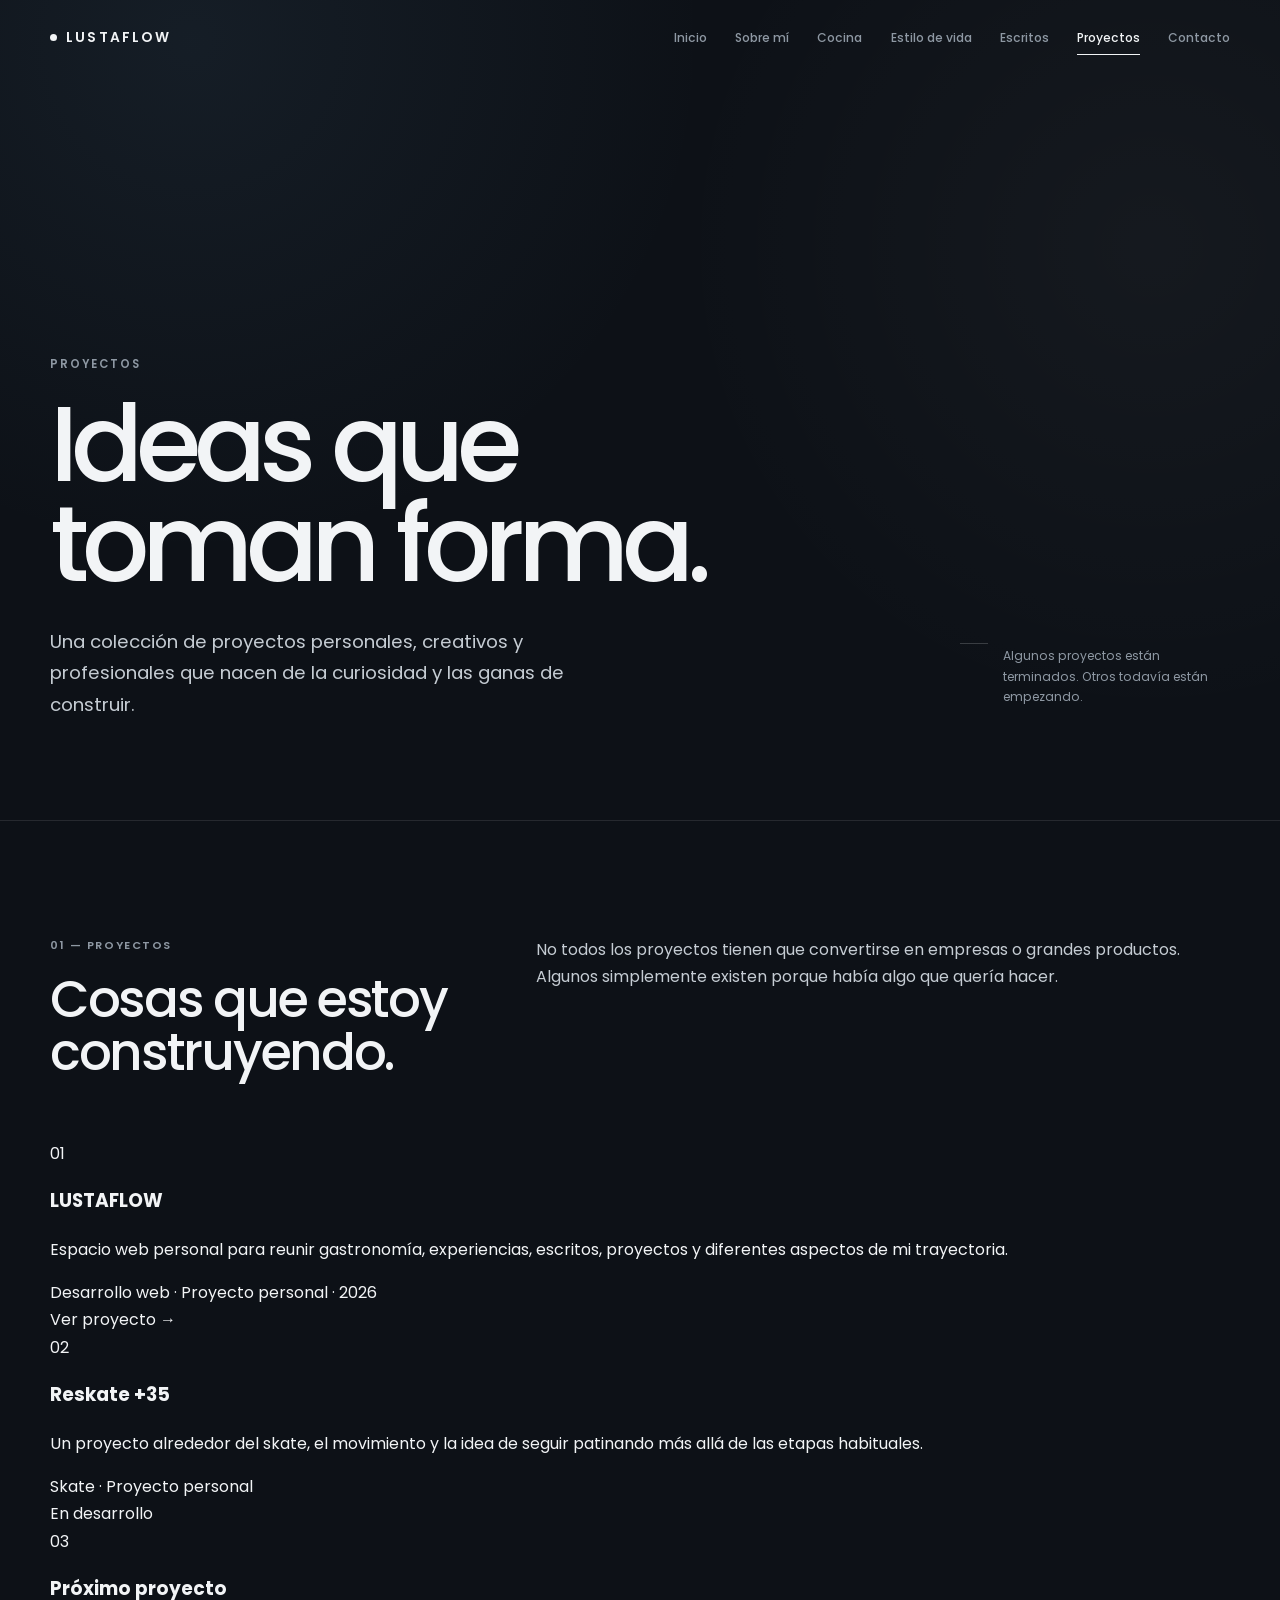
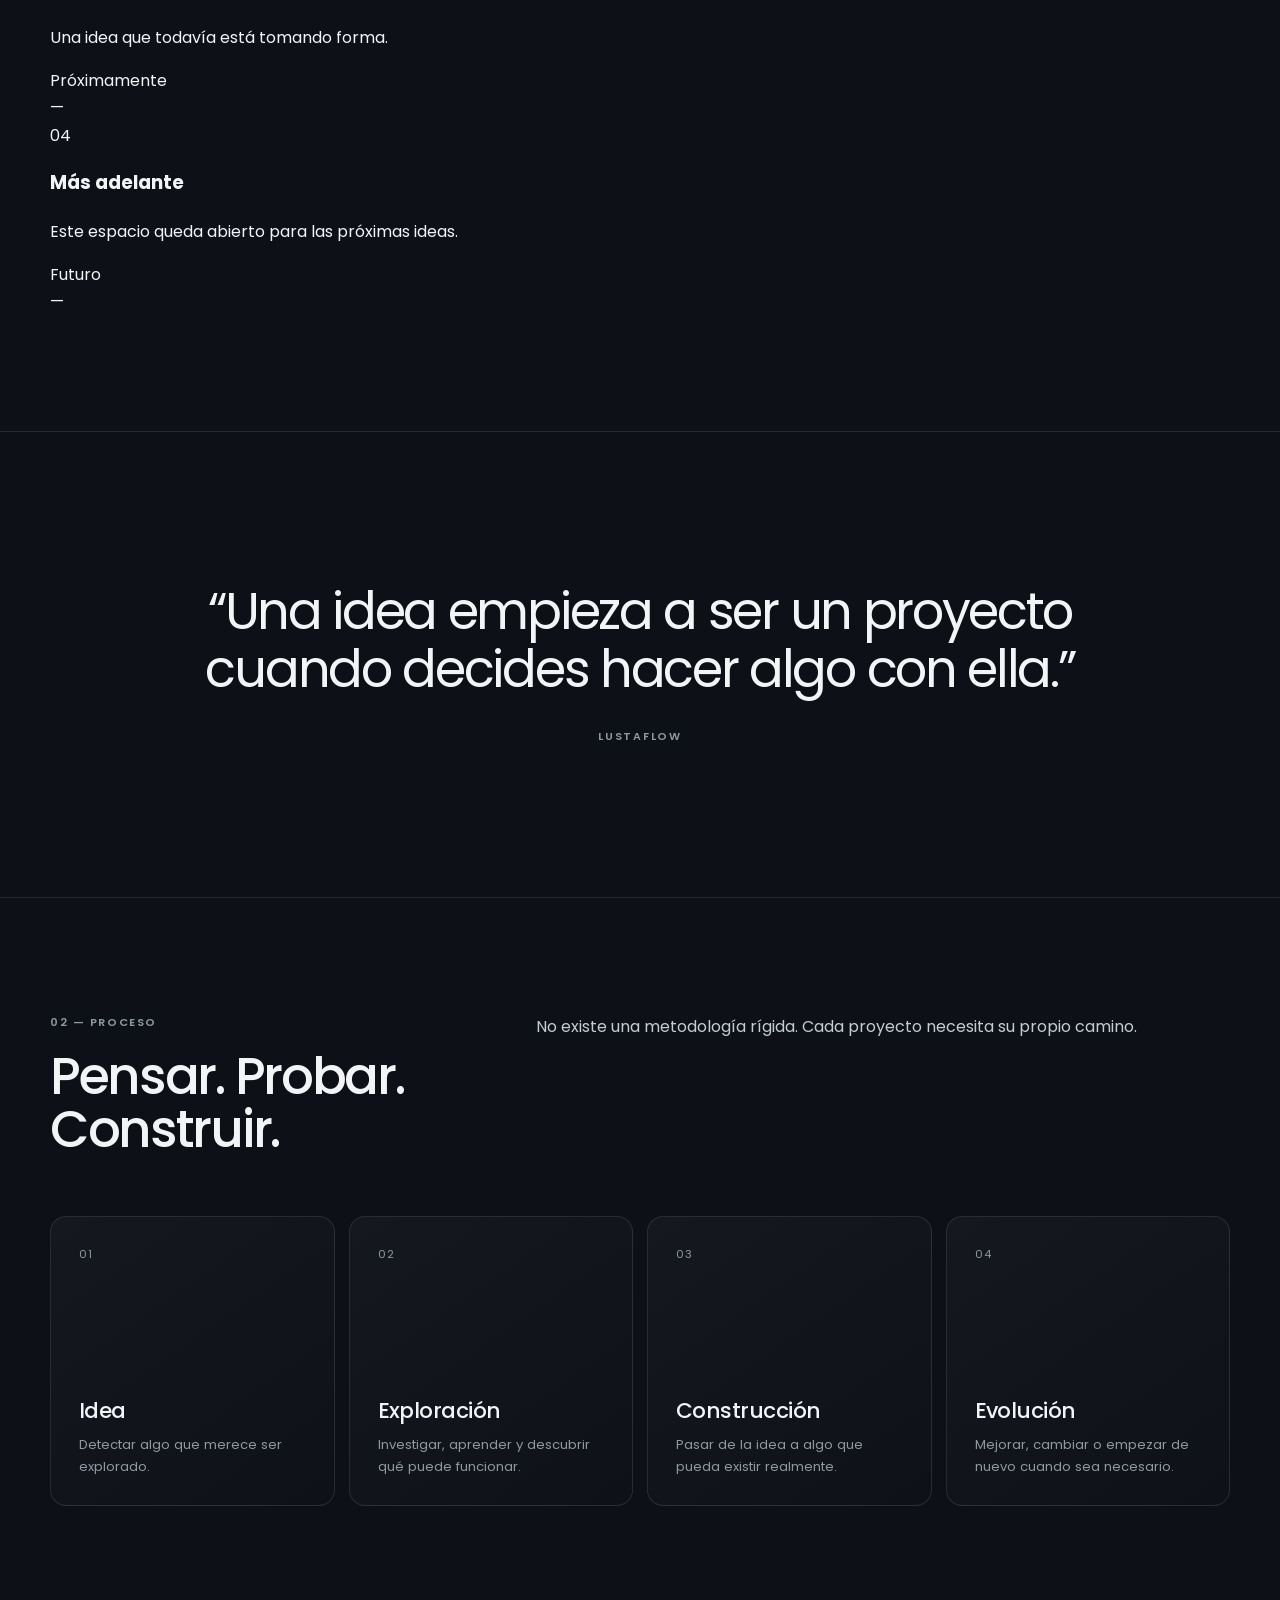
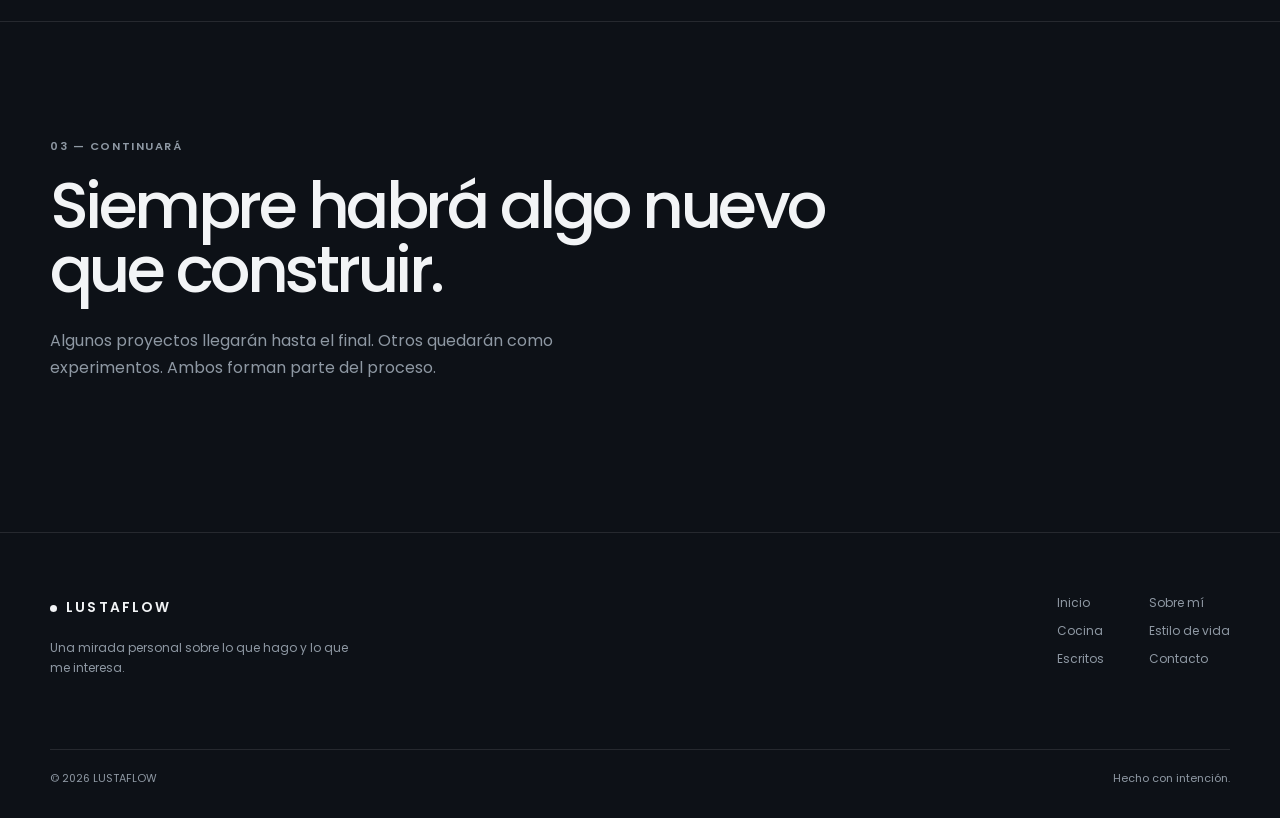
<file: proyectos.html>
<!DOCTYPE html>
<html lang="es">

<head>

    <meta charset="UTF-8">

    <meta
        name="viewport"
        content="width=device-width, initial-scale=1.0"
    >

    <meta
        name="description"
        content="Proyectos — ideas personales, creativas y profesionales que toman forma en LUSTAFLOW."
    >

    <title>Proyectos — LUSTAFLOW</title>


    <!-- Google Fonts -->

    <link
        rel="preconnect"
        href="https://fonts.googleapis.com"
    >

    <link
        rel="preconnect"
        href="https://fonts.gstatic.com"
        crossorigin
    >

    <link
        href="https://fonts.googleapis.com/css2?family=Poppins:wght@400;500;600;700&display=swap"
        rel="stylesheet"
    >


    <!-- CSS -->

    <link
        rel="stylesheet"
        href="css/style.css"
    >

</head>


<body>


    <!-- =====================================================
         HEADER
    ====================================================== -->

    <header class="site-header">

        <div class="container">

            <nav class="navbar">


                <!-- LOGO -->

                <a
                    href="index.html"
                    class="logo"
                    aria-label="LUSTAFLOW — Inicio"
                >

                    <span class="logo-dot"></span>

                    LUSTAFLOW

                </a>


                <!-- NAVIGATION -->

                <div class="nav-links">

                    <a href="index.html">
                        Inicio
                    </a>

                    <a href="sobre-mi.html">
                        Sobre mí
                    </a>

                    <a href="cocina.html">
                        Cocina
                    </a>

                    <a href="estilo-de-vida.html">
                        Estilo de vida
                    </a>

                    <a href="escritos.html">
                        Escritos
                    </a>

                    <a
                        href="proyectos.html"
                        class="active"
                    >
                        Proyectos
                    </a>

                    <a href="contacto.html">
                        Contacto
                    </a>

                </div>


                <!-- MOBILE MENU -->

                <button
                    class="menu-toggle"
                    type="button"
                    aria-label="Abrir menú"
                    aria-expanded="false"
                >

                    <span></span>
                    <span></span>

                </button>

            </nav>

        </div>

    </header>



    <!-- =====================================================
         MAIN
    ====================================================== -->

    <main>


        <!-- =================================================
             HERO
        ================================================== -->

        <section class="hero">

            <div class="container">

                <div class="hero-content">


                    <div class="hero-text">

                        <p class="eyebrow">
                            Proyectos
                        </p>


                        <h1>
                            Ideas que<br>
                            toman forma.
                        </h1>


                        <p class="hero-description">

                            Una colección de proyectos personales,
                            creativos y profesionales que nacen
                            de la curiosidad y las ganas de construir.

                        </p>

                    </div>


                    <div class="hero-note">

                        <span class="hero-note-line"></span>

                        <p>

                            Algunos proyectos están terminados.
                            Otros todavía están empezando.

                        </p>

                    </div>

                </div>

            </div>

        </section>



        <!-- =================================================
             PROYECTOS
        ================================================== -->

        <section class="section">

            <div class="container">


                <div class="section-header">


                    <div>

                        <p class="section-label">
                            01 — Proyectos
                        </p>


                        <h2>
                            Cosas que estoy
                            construyendo.
                        </h2>

                    </div>


                    <div class="section-intro">

                        <p>

                            No todos los proyectos tienen que
                            convertirse en empresas o grandes
                            productos.

                            Algunos simplemente existen porque
                            había algo que quería hacer.

                        </p>

                    </div>

                </div>



                <!-- =================================================
                     LISTA DE PROYECTOS
                ================================================== -->

                <div class="editorial-list">


                    <!-- PROYECTO 01 -->

                    <article class="editorial-item">


                        <span class="editorial-number">
                            01
                        </span>


                        <div class="editorial-main">


                            <h3 class="editorial-title">
                                LUSTAFLOW
                            </h3>


                            <p class="editorial-excerpt">

                                Espacio web personal para reunir
                                gastronomía, experiencias, escritos,
                                proyectos y diferentes aspectos
                                de mi trayectoria.

                            </p>


                            <div class="editorial-meta">

                                Desarrollo web
                                ·
                                Proyecto personal
                                ·
                                2026

                            </div>

                        </div>


                        <a
                            href="index.html"
                            class="editorial-link"
                        >

                            Ver proyecto

                            <span aria-hidden="true">
                                →
                            </span>

                        </a>

                    </article>



                    <!-- PROYECTO 02 -->

                    <article class="editorial-item">


                        <span class="editorial-number">
                            02
                        </span>


                        <div class="editorial-main">


                            <h3 class="editorial-title">
                                Reskate +35
                            </h3>


                            <p class="editorial-excerpt">

                                Un proyecto alrededor del skate,
                                el movimiento y la idea de seguir
                                patinando más allá de las etapas
                                habituales.

                            </p>


                            <div class="editorial-meta">

                                Skate
                                ·
                                Proyecto personal

                            </div>

                        </div>


                        <span class="editorial-link">

                            En desarrollo

                        </span>

                    </article>



                    <!-- PROYECTO 03 -->

                    <article class="editorial-item">


                        <span class="editorial-number">
                            03
                        </span>


                        <div class="editorial-main">


                            <h3 class="editorial-title">
                                Próximo proyecto
                            </h3>


                            <p class="editorial-excerpt">

                                Una idea que todavía está
                                tomando forma.

                            </p>


                            <div class="editorial-meta">

                                Próximamente

                            </div>

                        </div>


                        <span class="editorial-link">
                            —
                        </span>

                    </article>



                    <!-- PROYECTO 04 -->

                    <article class="editorial-item">


                        <span class="editorial-number">
                            04
                        </span>


                        <div class="editorial-main">


                            <h3 class="editorial-title">
                                Más adelante
                            </h3>


                            <p class="editorial-excerpt">

                                Este espacio queda abierto
                                para las próximas ideas.

                            </p>


                            <div class="editorial-meta">

                                Futuro

                            </div>

                        </div>


                        <span class="editorial-link">
                            —
                        </span>

                    </article>


                </div>

            </div>

        </section>



        <!-- =================================================
             FILOSOFÍA
        ================================================== -->

        <section class="section section-philosophy">

            <div class="container">

                <div class="quote">

                    <p>

                        “Una idea empieza a ser un proyecto
                        cuando decides hacer algo con ella.”

                    </p>


                    <span>
                        LUSTAFLOW
                    </span>

                </div>

            </div>

        </section>



        <!-- =================================================
             CÓMO TRABAJO
        ================================================== -->

        <section class="section">

            <div class="container">


                <div class="section-header">


                    <div>

                        <p class="section-label">
                            02 — Proceso
                        </p>


                        <h2>
                            Pensar.
                            Probar.
                            Construir.
                        </h2>

                    </div>


                    <div class="section-intro">

                        <p>

                            No existe una metodología rígida.
                            Cada proyecto necesita su propio
                            camino.

                        </p>

                    </div>

                </div>



                <div class="cards">


                    <article class="card">

                        <span class="card-number">
                            01
                        </span>


                        <div class="card-content">

                            <h3>
                                Idea
                            </h3>


                            <p>

                                Detectar algo que merece
                                ser explorado.

                            </p>

                        </div>

                    </article>



                    <article class="card">

                        <span class="card-number">
                            02
                        </span>


                        <div class="card-content">

                            <h3>
                                Exploración
                            </h3>


                            <p>

                                Investigar, aprender y
                                descubrir qué puede funcionar.

                            </p>

                        </div>

                    </article>



                    <article class="card">

                        <span class="card-number">
                            03
                        </span>


                        <div class="card-content">

                            <h3>
                                Construcción
                            </h3>


                            <p>

                                Pasar de la idea a algo
                                que pueda existir realmente.

                            </p>

                        </div>

                    </article>



                    <article class="card">

                        <span class="card-number">
                            04
                        </span>


                        <div class="card-content">

                            <h3>
                                Evolución
                            </h3>


                            <p>

                                Mejorar, cambiar o empezar
                                de nuevo cuando sea necesario.

                            </p>

                        </div>

                    </article>


                </div>

            </div>

        </section>



        <!-- =================================================
             CIERRE
        ================================================== -->

        <section class="section section-closing">

            <div class="container">


                <div class="closing-content">


                    <p class="section-label">
                        03 — Continuará
                    </p>


                    <h2>
                        Siempre habrá
                        algo nuevo que construir.
                    </h2>


                    <p>

                        Algunos proyectos llegarán hasta el final.
                        Otros quedarán como experimentos.

                        Ambos forman parte del proceso.

                    </p>

                </div>

            </div>

        </section>


    </main>



    <!-- =====================================================
         FOOTER
    ====================================================== -->

    <footer class="site-footer">

        <div class="container">


            <div class="footer-content">


                <div class="footer-brand">

                    <a
                        href="index.html"
                        class="logo"
                    >

                        <span class="logo-dot"></span>

                        LUSTAFLOW

                    </a>


                    <p>

                        Una mirada personal sobre
                        lo que hago y lo que me interesa.

                    </p>

                </div>


                <div class="footer-navigation">

                    <a href="index.html">
                        Inicio
                    </a>

                    <a href="sobre-mi.html">
                        Sobre mí
                    </a>

                    <a href="cocina.html">
                        Cocina
                    </a>

                    <a href="estilo-de-vida.html">
                        Estilo de vida
                    </a>

                    <a href="escritos.html">
                        Escritos
                    </a>

                    <a href="contacto.html">
                        Contacto
                    </a>

                </div>

            </div>


            <div class="footer-bottom">

                <span>

                    ©
                    <span id="current-year"></span>
                    LUSTAFLOW

                </span>


                <span>
                    Hecho con intención.
                </span>

            </div>

        </div>

    </footer>



    <!-- JAVASCRIPT -->

    <script src="js/main.js"></script>

</body>

</html>
</file>
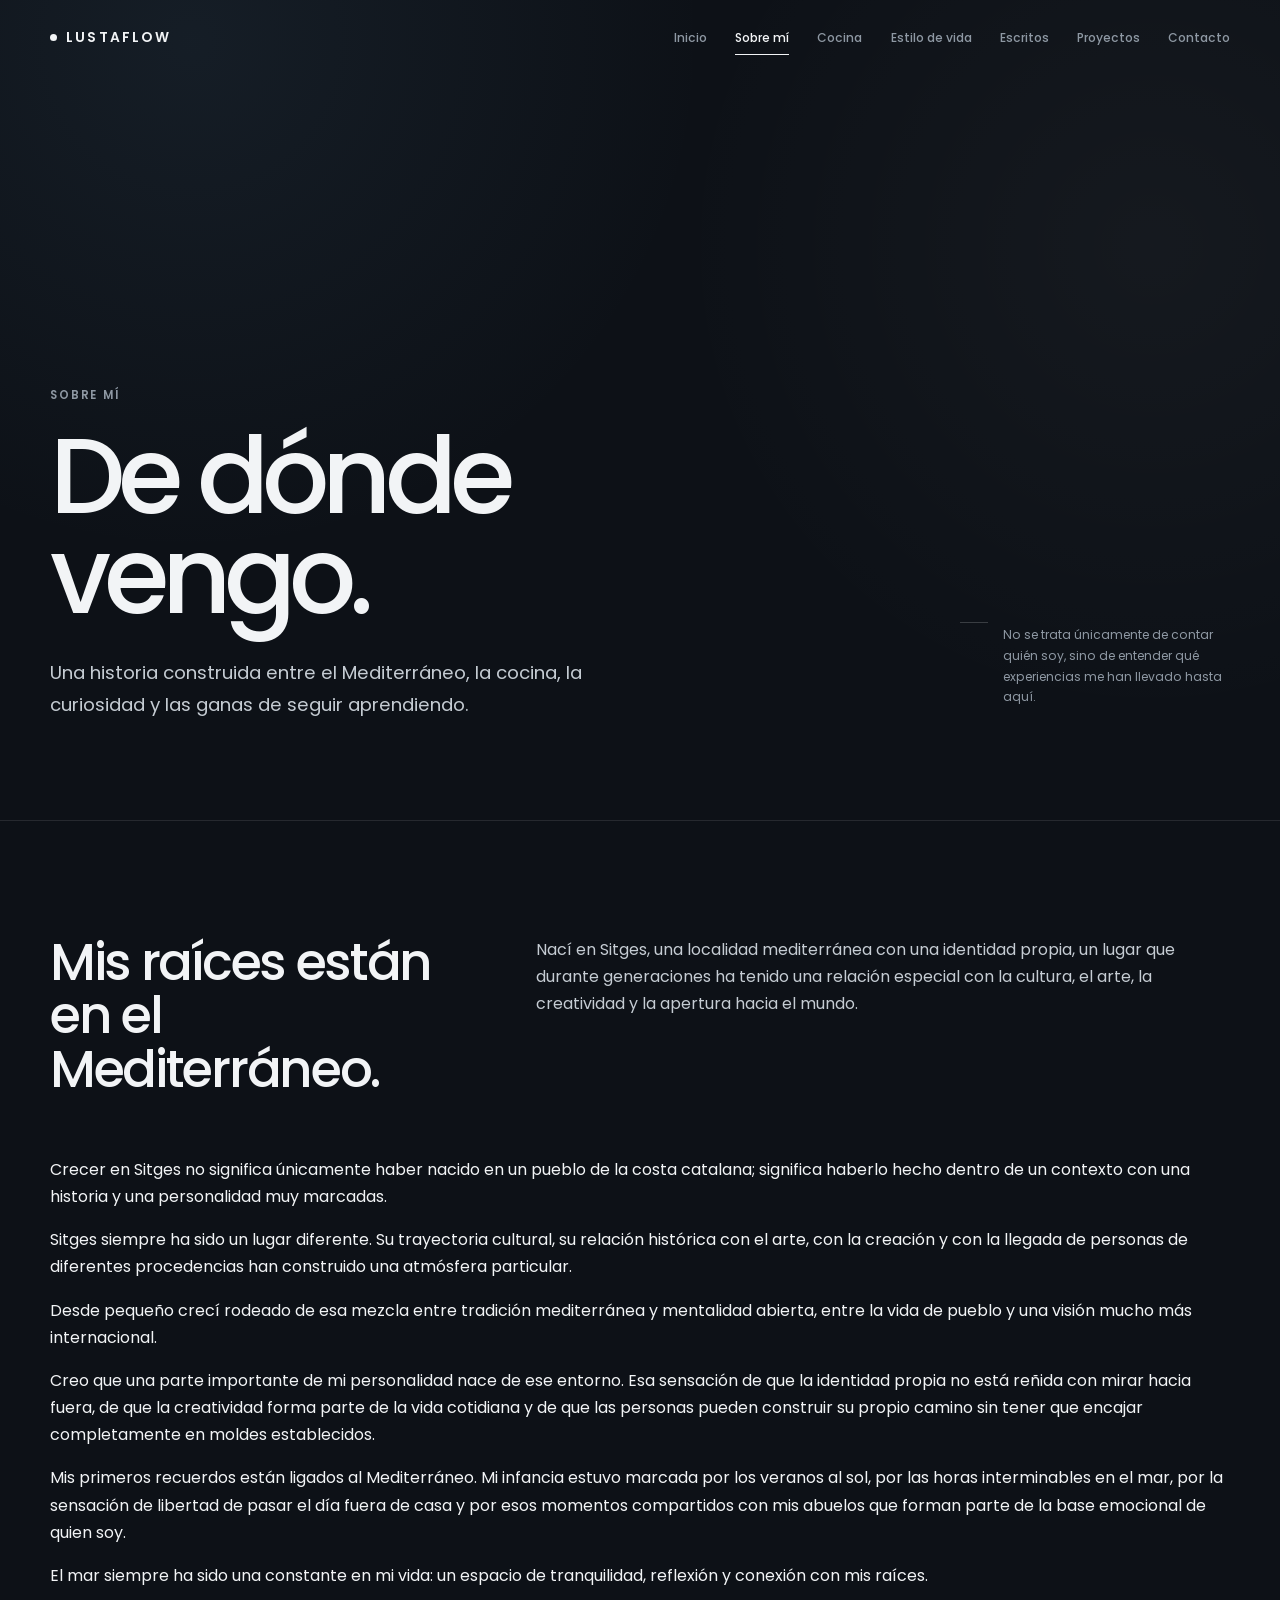
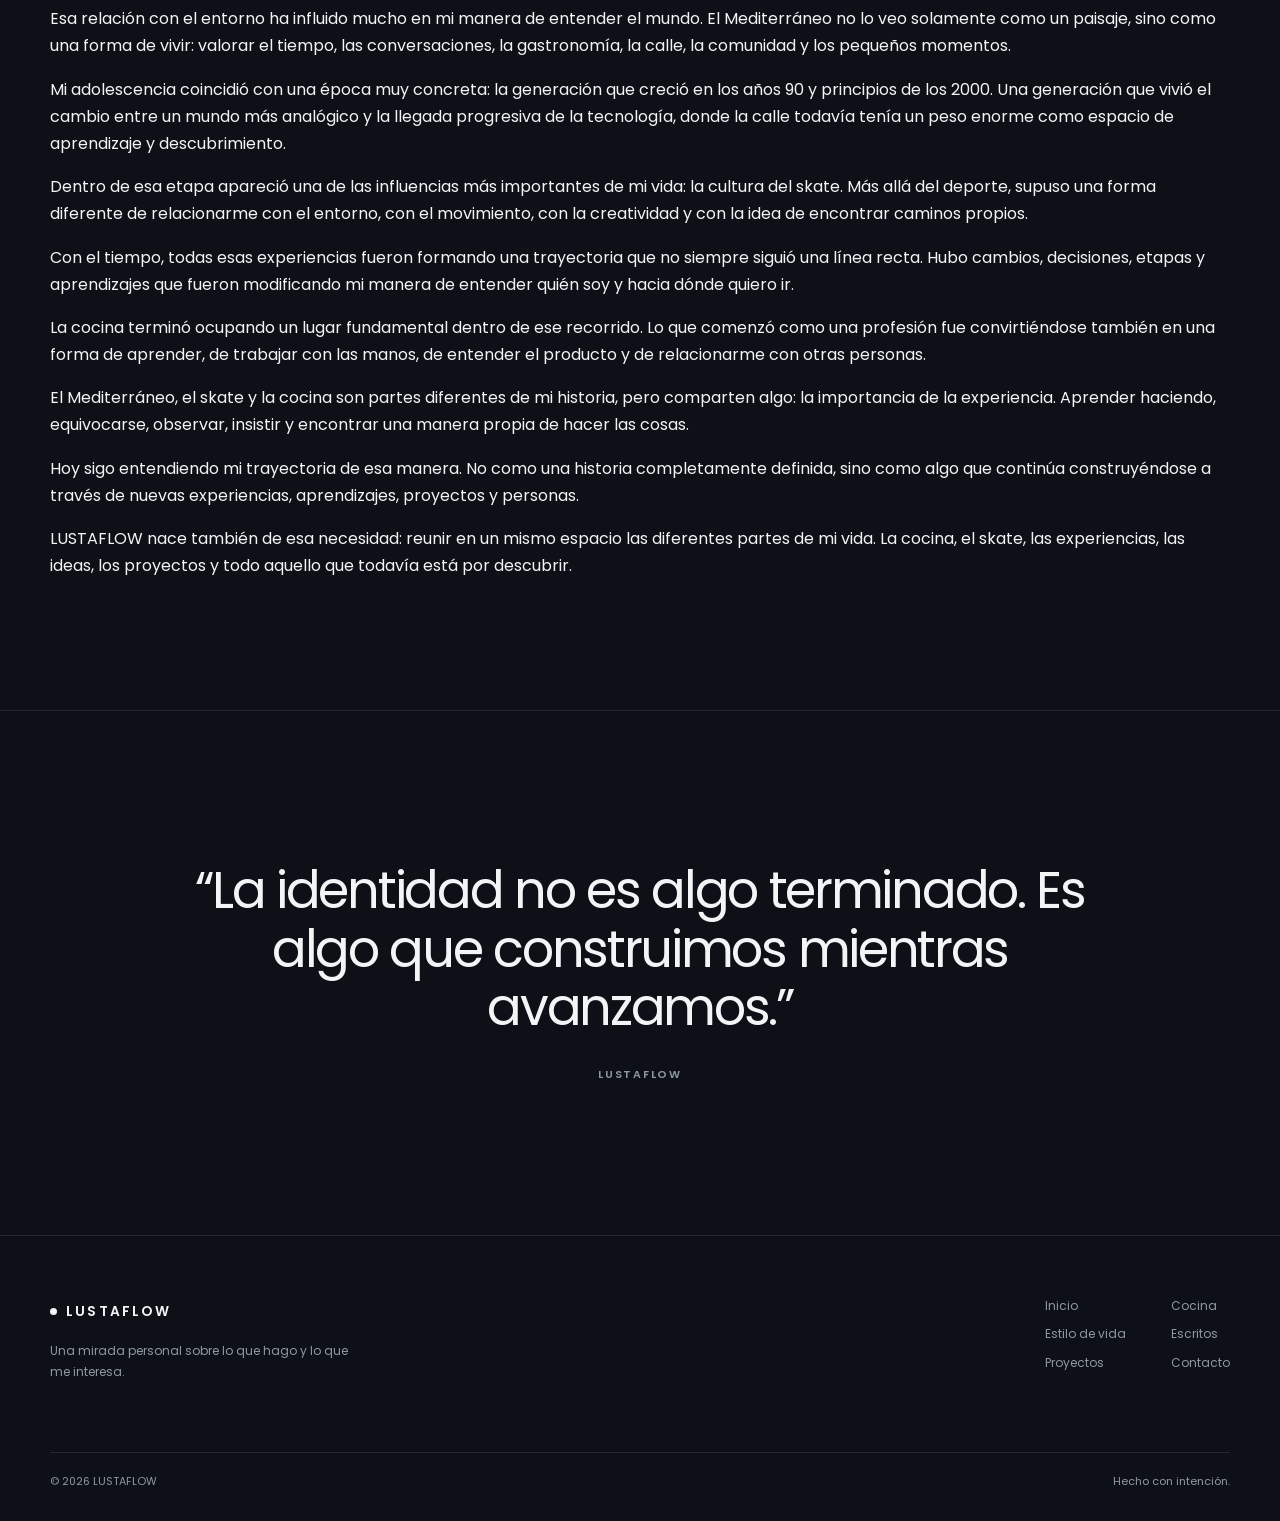
<file: sobre-mi.html>
<!DOCTYPE html>
<html lang="es">

<head>

    <meta charset="UTF-8">

    <meta
        name="viewport"
        content="width=device-width, initial-scale=1.0"
    >

    <meta
        name="description"
        content="Sobre mí — la historia, las raíces y las experiencias que forman parte de LUSTAFLOW."
    >

    <title>Sobre mí — LUSTAFLOW</title>


    <!-- Google Fonts -->

    <link rel="preconnect" href="https://fonts.googleapis.com">

    <link
        rel="preconnect"
        href="https://fonts.gstatic.com"
        crossorigin
    >

    <link
        href="https://fonts.googleapis.com/css2?family=Poppins:wght@400;500;600;700&display=swap"
        rel="stylesheet"
    >


    <!-- CSS -->

    <link
        rel="stylesheet"
        href="css/style.css"
    >

</head>


<body>


    <!-- =====================================================
         HEADER
    ====================================================== -->

    <header class="site-header">

        <div class="container">

            <nav class="navbar">


                <a
                    href="index.html"
                    class="logo"
                    aria-label="LUSTAFLOW — Inicio"
                >

                    <span class="logo-dot"></span>

                    LUSTAFLOW

                </a>


                <div class="nav-links">

                    <a href="index.html">
                        Inicio
                    </a>

                    <a
                        href="sobre-mi.html"
                        class="active"
                    >
                        Sobre mí
                    </a>

                    <a href="cocina.html">
                        Cocina
                    </a>

                    <a href="estilo-de-vida.html">
                        Estilo de vida
                    </a>

                    <a href="escritos.html">
                        Escritos
                    </a>

                    <a href="proyectos.html">
                        Proyectos
                    </a>

                    <a href="contacto.html">
                        Contacto
                    </a>

                </div>


                <button
                    class="menu-toggle"
                    type="button"
                    aria-label="Abrir menú"
                    aria-expanded="false"
                >

                    <span></span>
                    <span></span>

                </button>

            </nav>

        </div>

    </header>



    <!-- =====================================================
         MAIN
    ====================================================== -->

    <main>


        <!-- =================================================
             HERO
        ================================================== -->

        <section class="hero">

            <div class="container">

                <div class="hero-content">


                    <div class="hero-text">

                        <p class="eyebrow">
                            Sobre mí
                        </p>


                        <h1>
                            De dónde<br>
                            vengo.
                        </h1>


                        <p class="hero-description">

                            Una historia construida entre el
                            Mediterráneo, la cocina, la curiosidad
                            y las ganas de seguir aprendiendo.

                        </p>

                    </div>


                    <div class="hero-note">

                        <span class="hero-note-line"></span>

                        <p>

                            No se trata únicamente de contar
                            quién soy, sino de entender qué
                            experiencias me han llevado hasta aquí.

                        </p>

                    </div>

                </div>

            </div>

        </section>



        <!-- =================================================
             BIOGRAFÍA
        ================================================== -->

        <section class="section">

            <div class="container">


                <div class="section-header">

                    <div>

                        <h2>
                            Mis raíces están
                            en el Mediterráneo.
                        </h2>

                    </div>


                    <div class="section-intro">

                        <p>

                            Nací en Sitges, una localidad
                            mediterránea con una identidad propia,
                            un lugar que durante generaciones ha
                            tenido una relación especial con la
                            cultura, el arte, la creatividad y
                            la apertura hacia el mundo.

                        </p>

                    </div>

                </div>



                <!-- TEXTO BIOGRÁFICO -->

                <div class="prose">


                    <p>

                        Crecer en Sitges no significa únicamente
                        haber nacido en un pueblo de la costa
                        catalana; significa haberlo hecho dentro
                        de un contexto con una historia y una
                        personalidad muy marcadas.

                    </p>


                    <p>

                        Sitges siempre ha sido un lugar diferente.
                        Su trayectoria cultural, su relación
                        histórica con el arte, con la creación
                        y con la llegada de personas de diferentes
                        procedencias han construido una atmósfera
                        particular.

                    </p>


                    <p>

                        Desde pequeño crecí rodeado de esa mezcla
                        entre tradición mediterránea y mentalidad
                        abierta, entre la vida de pueblo y una
                        visión mucho más internacional.

                    </p>


                    <p>

                        Creo que una parte importante de mi
                        personalidad nace de ese entorno.

                        Esa sensación de que la identidad propia
                        no está reñida con mirar hacia fuera,
                        de que la creatividad forma parte de la
                        vida cotidiana y de que las personas pueden
                        construir su propio camino sin tener que
                        encajar completamente en moldes establecidos.

                    </p>


                    <p>

                        Mis primeros recuerdos están ligados
                        al Mediterráneo.

                        Mi infancia estuvo marcada por los veranos
                        al sol, por las horas interminables en el
                        mar, por la sensación de libertad de pasar
                        el día fuera de casa y por esos momentos
                        compartidos con mis abuelos que forman
                        parte de la base emocional de quien soy.

                    </p>


                    <p>

                        El mar siempre ha sido una constante
                        en mi vida: un espacio de tranquilidad,
                        reflexión y conexión con mis raíces.

                    </p>


                    <p>

                        Esa relación con el entorno ha influido
                        mucho en mi manera de entender el mundo.

                        El Mediterráneo no lo veo solamente como
                        un paisaje, sino como una forma de vivir:
                        valorar el tiempo, las conversaciones,
                        la gastronomía, la calle, la comunidad
                        y los pequeños momentos.

                    </p>


                    <p>

                        Mi adolescencia coincidió con una época
                        muy concreta: la generación que creció
                        en los años 90 y principios de los 2000.

                        Una generación que vivió el cambio entre
                        un mundo más analógico y la llegada
                        progresiva de la tecnología, donde la
                        calle todavía tenía un peso enorme como
                        espacio de aprendizaje y descubrimiento.

                    </p>


                    <p>

                        Dentro de esa etapa apareció una de las
                        influencias más importantes de mi vida:
                        la cultura del skate.

                        Más allá del deporte, supuso una forma
                        diferente de relacionarme con el entorno,
                        con el movimiento, con la creatividad y
                        con la idea de encontrar caminos propios.

                    </p>


                    <!-- CONTINUACIÓN DE LA BIOGRAFÍA -->

                    <p>

                        Con el tiempo, todas esas experiencias
                        fueron formando una trayectoria que no
                        siempre siguió una línea recta.

                        Hubo cambios, decisiones, etapas y
                        aprendizajes que fueron modificando
                        mi manera de entender quién soy y
                        hacia dónde quiero ir.

                    </p>


                    <p>

                        La cocina terminó ocupando un lugar
                        fundamental dentro de ese recorrido.

                        Lo que comenzó como una profesión fue
                        convirtiéndose también en una forma de
                        aprender, de trabajar con las manos,
                        de entender el producto y de relacionarme
                        con otras personas.

                    </p>


                    <p>

                        El Mediterráneo, el skate y la cocina
                        son partes diferentes de mi historia,
                        pero comparten algo: la importancia de
                        la experiencia.

                        Aprender haciendo, equivocarse,
                        observar, insistir y encontrar una
                        manera propia de hacer las cosas.

                    </p>


                    <p>

                        Hoy sigo entendiendo mi trayectoria
                        de esa manera.

                        No como una historia completamente
                        definida, sino como algo que continúa
                        construyéndose a través de nuevas
                        experiencias, aprendizajes, proyectos
                        y personas.

                    </p>


                    <p>

                        LUSTAFLOW nace también de esa necesidad:
                        reunir en un mismo espacio las diferentes
                        partes de mi vida.

                        La cocina, el skate, las experiencias,
                        las ideas, los proyectos y todo aquello
                        que todavía está por descubrir.

                    </p>

                </div>

            </div>

        </section>



        <!-- =================================================
             CITA
        ================================================== -->

        <section class="section section-philosophy">

            <div class="container">

                <div class="quote">

                    <p>

                        “La identidad no es algo terminado.
                        Es algo que construimos mientras avanzamos.”

                    </p>

                    <span>
                        LUSTAFLOW
                    </span>

                </div>

            </div>

        </section>


    </main>



    <!-- =====================================================
         FOOTER
    ====================================================== -->

    <footer class="site-footer">

        <div class="container">


            <div class="footer-content">


                <div class="footer-brand">

                    <a
                        href="index.html"
                        class="logo"
                    >

                        <span class="logo-dot"></span>

                        LUSTAFLOW

                    </a>


                    <p>

                        Una mirada personal sobre
                        lo que hago y lo que me interesa.

                    </p>

                </div>


                <div class="footer-navigation">

                    <a href="index.html">
                        Inicio
                    </a>

                    <a href="cocina.html">
                        Cocina
                    </a>

                    <a href="estilo-de-vida.html">
                        Estilo de vida
                    </a>

                    <a href="escritos.html">
                        Escritos
                    </a>

                    <a href="proyectos.html">
                        Proyectos
                    </a>

                    <a href="contacto.html">
                        Contacto
                    </a>

                </div>

            </div>


            <div class="footer-bottom">

                <span>

                    ©
                    <span id="current-year"></span>
                    LUSTAFLOW

                </span>


                <span>
                    Hecho con intención.
                </span>

            </div>

        </div>

    </footer>



    <!-- JAVASCRIPT -->

    <script src="js/main.js"></script>

</body>

</html>
</file>
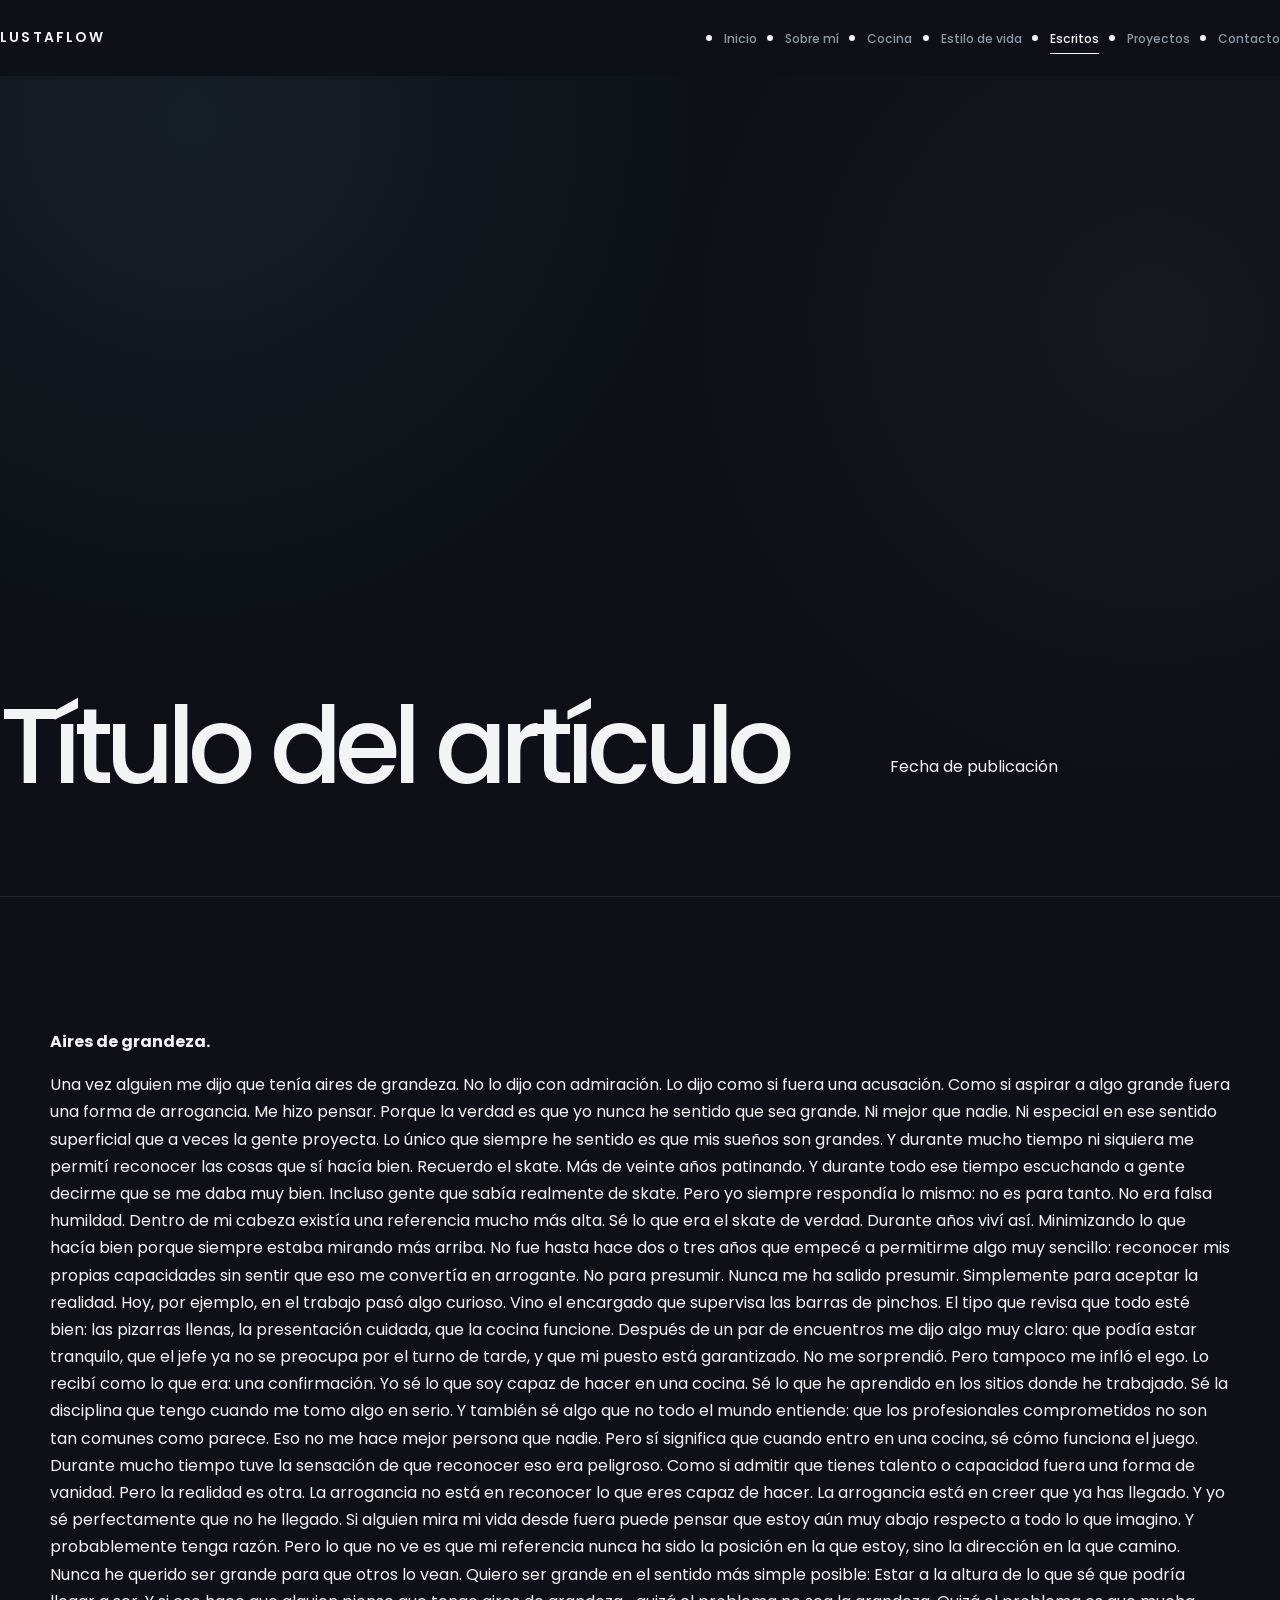
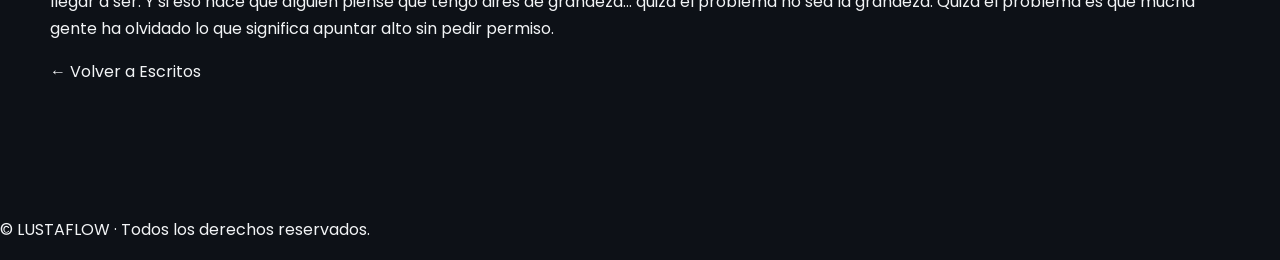
<file: articulos/aires-de-grandeza.html>
<!DOCTYPE html>
<html lang="es">

<head>
    <meta charset="UTF-8">
    <meta name="viewport" content="width=device-width, initial-scale=1.0">

    <title>Título del artículo | LUSTAFLOW</title>

    <meta name="description" content="Artículo publicado en LUSTAFLOW.">

    <link rel="stylesheet" href="../css/style.css">

    <link rel="preconnect" href="https://fonts.googleapis.com">
    <link rel="preconnect" href="https://fonts.gstatic.com" crossorigin>

    <link href="https://fonts.googleapis.com/css2?family=Poppins:wght@300;400;600;700&display=swap"
        rel="stylesheet">
</head>

<body>

    <!-- HEADER -->

    <header class="header">

        <nav class="navbar">

            <a href="../index.html" class="logo">
                LUSTAFLOW
            </a>

            <ul class="nav-links">

                <li><a href="../index.html">Inicio</a></li>
                <li><a href="../sobre-mi.html">Sobre mí</a></li>
                <li><a href="../cocina.html">Cocina</a></li>
                <li><a href="../estilo-de-vida.html">Estilo de vida</a></li>
                <li><a href="../escritos.html" class="active">Escritos</a></li>
                <li><a href="../proyectos.html">Proyectos</a></li>
                <li><a href="../contacto.html">Contacto</a></li>

            </ul>

        </nav>

    </header>

    <!-- HERO -->

    <section class="hero hero-small fade">

        <div class="hero-content">

            <h1>Título del artículo</h1>

            <p>
                Fecha de publicación
            </p>

        </div>

    </section>

    <!-- ARTÍCULO -->

    <main class="section fade">

        <div class="container">

            <article class="glass-card article">

                <p><strong>Aires de grandeza.</strong></p>

                <p>
                    Una vez alguien me dijo que tenía aires de grandeza.
No lo dijo con admiración. Lo dijo como si fuera una acusación. Como si aspirar a algo grande fuera una forma de arrogancia.
Me hizo pensar.
Porque la verdad es que yo nunca he sentido que sea grande. Ni mejor que nadie. Ni especial en ese sentido superficial que a veces la gente proyecta.
Lo único que siempre he sentido es que mis sueños son grandes.
Y durante mucho tiempo ni siquiera me permití reconocer las cosas que sí hacía bien.
Recuerdo el skate. Más de veinte años patinando. Y durante todo ese tiempo escuchando a gente decirme que se me daba muy bien. Incluso gente que sabía realmente de skate. Pero yo siempre respondía lo mismo: no es para tanto.
No era falsa humildad. Dentro de mi cabeza existía una referencia mucho más alta. Sé lo que era el skate de verdad.
Durante años viví así. Minimizando lo que hacía bien porque siempre estaba mirando más arriba.
No fue hasta hace dos o tres años que empecé a permitirme algo muy sencillo: reconocer mis propias capacidades sin sentir que eso me convertía en arrogante.
No para presumir. Nunca me ha salido presumir.
Simplemente para aceptar la realidad.
Hoy, por ejemplo, en el trabajo pasó algo curioso.
Vino el encargado que supervisa las barras de pinchos. El tipo que revisa que todo esté bien: las pizarras llenas, la presentación cuidada, que la cocina funcione. Después de un par de encuentros me dijo algo muy claro: que podía estar tranquilo, que el jefe ya no se preocupa por el turno de tarde, y que mi puesto está garantizado.
No me sorprendió. Pero tampoco me infló el ego.
Lo recibí como lo que era: una confirmación.
Yo sé lo que soy capaz de hacer en una cocina. Sé lo que he aprendido en los sitios donde he trabajado. Sé la disciplina que tengo cuando me tomo algo en serio. Y también sé algo que no todo el mundo entiende: que los profesionales comprometidos no son tan comunes como parece.
Eso no me hace mejor persona que nadie. Pero sí significa que cuando entro en una cocina, sé cómo funciona el juego.
Durante mucho tiempo tuve la sensación de que reconocer eso era peligroso. Como si admitir que tienes talento o capacidad fuera una forma de vanidad.
Pero la realidad es otra.
La arrogancia no está en reconocer lo que eres capaz de hacer. La arrogancia está en creer que ya has llegado.
Y yo sé perfectamente que no he llegado.
Si alguien mira mi vida desde fuera puede pensar que estoy aún muy abajo respecto a todo lo que imagino. Y probablemente tenga razón. Pero lo que no ve es que mi referencia nunca ha sido la posición en la que estoy, sino la dirección en la que camino.
Nunca he querido ser grande para que otros lo vean.
Quiero ser grande en el sentido más simple posible:
Estar a la altura de lo que sé que podría llegar a ser.
Y si eso hace que alguien piense que tengo aires de grandeza…
quizá el problema no sea la grandeza.
Quizá el problema es que mucha gente ha olvidado lo que significa apuntar alto sin pedir permiso.     </p>

            </article>

            <div class="back-button">

                <a href="../escritos.html" class="btn">
                    ← Volver a Escritos
                </a>

            </div>

        </div>

    </main>

    <!-- FOOTER -->

    <footer class="footer">

        <p>
            © <span id="year"></span> LUSTAFLOW · Todos los derechos reservados.
        </p>

    </footer>

    <script src="../js/main.js"></script>

</body>

</html>
</file>
<file: css/style.css>
/* =========================================================
   LUSTAFLOW 2.0
   GLOBAL STYLE SYSTEM
   ========================================================= */


/* =========================================================
   01. VARIABLES
   ========================================================= */

:root {

    --color-bg: #0d1117;
    --color-bg-soft: #111720;

    --color-surface: #151c25;
    --color-surface-hover: #1a222d;

    --color-text: #f2f4f6;
    --color-text-soft: #c5ccd3;
    --color-muted: #8e98a3;

    --color-line: rgba(255, 255, 255, 0.10);
    --color-line-strong: rgba(255, 255, 255, 0.18);

    --container: 1180px;

    --header-height: 76px;

    --radius: 16px;

    --transition:
        cubic-bezier(.22, .61, .36, 1);

}


/* =========================================================
   02. RESET
   ========================================================= */

*,
*::before,
*::after {

    box-sizing: border-box;

}


html {

    scroll-behavior: smooth;

}


body {

    margin: 0;

    background: var(--color-bg);

    color: var(--color-text);

    font-family:
        "Poppins",
        -apple-system,
        BlinkMacSystemFont,
        "Segoe UI",
        sans-serif;

    line-height: 1.7;

    -webkit-font-smoothing: antialiased;

}


body.menu-open {

    overflow: hidden;

}


img {

    display: block;

    max-width: 100%;

}


a {

    color: inherit;

    text-decoration: none;

}


button,
input,
textarea {

    font: inherit;

}


button {

    border: 0;

}


::selection {

    background: rgba(255, 255, 255, 0.18);

    color: #ffffff;

}


/* =========================================================
   03. GLOBAL CONTAINER
   ========================================================= */

.container {

    width:
        min(
            calc(100% - 48px),
            var(--container)
        );

    margin-inline: auto;

}


/* =========================================================
   04. HEADER
   ========================================================= */

.site-header {

    position: fixed;

    top: 0;
    left: 0;
    right: 0;

    z-index: 1000;

    height: var(--header-height);

    border-bottom:
        1px solid transparent;

    transition:
        background .35s var(--transition),
        border-color .35s ease,
        backdrop-filter .35s ease;

}


.site-header.scrolled {

    background:
        rgba(13, 17, 23, 0.88);

    border-color:
        var(--color-line);

    backdrop-filter:
        blur(16px);

}


/* =========================================================
   05. NAVBAR
   ========================================================= */

.navbar {

    height: var(--header-height);

    display: flex;

    align-items: center;

    justify-content: space-between;

    gap: 30px;

}


/* =========================================================
   LOGO
   ========================================================= */

.logo {

    display: inline-flex;

    align-items: center;

    gap: 9px;

    font-size: .86rem;

    font-weight: 600;

    letter-spacing: .16em;

    white-space: nowrap;

}


.logo-dot {

    width: 7px;

    height: 7px;

    border-radius: 50%;

    background: var(--color-text);

}


/* =========================================================
   NAVIGATION
   ========================================================= */

.nav-links {

    display: flex;

    align-items: center;

    gap:
        clamp(
            16px,
            2.2vw,
            30px
        );

}


.nav-links a {

    position: relative;

    color: var(--color-muted);

    font-size: .76rem;

    font-weight: 500;

    transition:
        color .25s ease;

}


.nav-links a::after {

    content: "";

    position: absolute;

    left: 0;
    right: 0;

    bottom: -7px;

    height: 1px;

    background: var(--color-text);

    transform:
        scaleX(0);

    transform-origin:
        right center;

    transition:
        transform .3s var(--transition);

}


.nav-links a:hover,
.nav-links a.active {

    color: var(--color-text);

}


.nav-links a:hover::after,
.nav-links a.active::after {

    transform:
        scaleX(1);

    transform-origin:
        left center;

}


/* =========================================================
   MOBILE MENU BUTTON
   ========================================================= */

.menu-toggle {

    display: none;

    width: 42px;

    height: 42px;

    padding: 0;

    background: transparent;

    color: var(--color-text);

    cursor: pointer;

}


.menu-toggle span {

    display: block;

    width: 21px;

    height: 1px;

    margin: 5px auto;

    background: currentColor;

    transition:
        transform .25s ease;

}


.menu-toggle.active span:first-child {

    transform:
        translateY(3px)
        rotate(45deg);

}


.menu-toggle.active span:last-child {

    transform:
        translateY(-3px)
        rotate(-45deg);

}


/* =========================================================
   06. HERO
   ========================================================= */

.hero {

    min-height:
        min(
            820px,
            94vh
        );

    display: flex;

    align-items: flex-end;

    padding:
        calc(var(--header-height) + 90px)
        0
        100px;

    background:

        radial-gradient(
            circle at 15% 5%,
            rgba(94, 139, 174, .10),
            transparent 32rem
        ),

        radial-gradient(
            circle at 90% 30%,
            rgba(255, 255, 255, .035),
            transparent 30rem
        );

}


.hero-content {

    width: 100%;

    display: grid;

    grid-template-columns:
        minmax(0, 1.35fr)
        minmax(200px, .65fr);

    align-items: end;

    gap: 80px;

}


.hero-text {

    max-width: 900px;

}


.eyebrow {

    margin:
        0 0 20px;

    color:
        var(--color-muted);

    font-size: .72rem;

    font-weight: 600;

    letter-spacing: .16em;

    text-transform: uppercase;

}


.hero h1 {

    margin: 0;

    font-size:
        clamp(
            3.8rem,
            8.3vw,
            7.8rem
        );

    line-height: .94;

    letter-spacing:
        -.065em;

    font-weight: 500;

}


.hero-description {

    max-width: 570px;

    margin:
        32px 0 0;

    color:
        var(--color-text-soft);

    font-size:
        clamp(
            .95rem,
            1.5vw,
            1.15rem
        );

}


.hero-note {

    max-width: 270px;

    justify-self: end;

    display: flex;

    align-items: flex-start;

    gap: 15px;

    color:
        var(--color-muted);

    font-size: .76rem;

}


.hero-note-line {

    width: 28px;

    height: 1px;

    margin-top: 9px;

    background:
        var(--color-line-strong);

    flex-shrink: 0;

}


/* =========================================================
   07. SECTIONS
   ========================================================= */

.section {

    padding:
        115px 0;

    border-top:
        1px solid var(--color-line);

}


.section-header {

    display: grid;

    grid-template-columns:
        minmax(250px, .75fr)
        minmax(300px, 1.25fr);

    gap: 70px;

    margin-bottom: 60px;

}


.section-label {

    margin:
        0 0 18px;

    color:
        var(--color-muted);

    font-size: .7rem;

    font-weight: 600;

    letter-spacing: .14em;

    text-transform: uppercase;

}


.section-header h2 {

    max-width: 600px;

    margin: 0;

    font-size:
        clamp(
            2rem,
            4vw,
            4rem
        );

    line-height: 1.04;

    letter-spacing:
        -.045em;

    font-weight: 500;

}


.section-intro {

    max-width: 650px;

    color:
        var(--color-text-soft);

}


.section-intro p {

    margin: 0;

}


/* =========================================================
   08. CARDS
   ========================================================= */

.cards {

    display: grid;

    grid-template-columns:
        repeat(4, 1fr);

    gap: 14px;

}


.card {

    position: relative;

    min-height: 290px;

    display: flex;

    flex-direction: column;

    justify-content: space-between;

    padding: 28px;

    border:
        1px solid var(--color-line);

    border-radius:
        var(--radius);

    background:
        linear-gradient(
            145deg,
            rgba(255,255,255,.035),
            rgba(255,255,255,.008)
        );

    transition:
        transform .4s var(--transition),
        border-color .35s ease,
        background .35s ease;

}


.card:hover {

    transform:
        translateY(-6px);

    border-color:
        var(--color-line-strong);

    background:
        var(--color-surface-hover);

}


.card-number {

    color:
        var(--color-muted);

    font-size: .7rem;

    letter-spacing: .12em;

}


.card-content h3 {

    margin:
        0 0 10px;

    font-size:
        1.35rem;

    line-height: 1.15;

    font-weight: 500;

    letter-spacing:
        -.025em;

}


.card-content p {

    margin: 0;

    color:
        var(--color-muted);

    font-size: .82rem;

    line-height: 1.65;

}


/* =========================================================
   09. PHILOSOPHY / QUOTE
   ========================================================= */

.section-philosophy {

    padding:
        150px 0;

}


.quote {

    max-width: 900px;

    margin-inline: auto;

    text-align: center;

}


.quote p {

    margin: 0;

    font-size:
        clamp(
            1.8rem,
            4vw,
            3.6rem
        );

    line-height: 1.14;

    letter-spacing:
        -.045em;

    font-weight: 400;

}


.quote span {

    display: block;

    margin-top: 30px;

    color:
        var(--color-muted);

    font-size: .68rem;

    font-weight: 600;

    letter-spacing: .16em;

}


/* =========================================================
   10. CLOSING SECTION
   ========================================================= */

.section-closing {

    padding-bottom:
        150px;

}


.closing-content {

    max-width: 800px;

}


.closing-content h2 {

    margin: 0 0 25px;

    font-size:
        clamp(
            2.2rem,
            5vw,
            5rem
        );

    line-height: 1;

    letter-spacing:
        -.055em;

    font-weight: 500;

}


.closing-content > p:last-child {

    max-width: 600px;

    margin: 0;

    color:
        var(--color-muted);

}


/* =========================================================
   11. FOOTER
   ========================================================= */

.site-footer {

    border-top:
        1px solid var(--color-line);

    padding:
        60px 0 30px;

}


.footer-content {

    display: flex;

    justify-content: space-between;

    align-items: flex-start;

    gap: 60px;

}


.footer-brand {

    max-width: 300px;

}


.footer-brand p {

    margin:
        18px 0 0;

    color:
        var(--color-muted);

    font-size: .75rem;

}


.footer-navigation {

    display: grid;

    grid-template-columns:
        repeat(2, auto);

    gap:
        8px 45px;

}


.footer-navigation a {

    color:
        var(--color-muted);

    font-size: .75rem;

    transition:
        color .2s ease;

}


.footer-navigation a:hover {

    color:
        var(--color-text);

}


.footer-bottom {

    display: flex;

    justify-content: space-between;

    align-items: center;

    gap: 30px;

    margin-top: 70px;

    padding-top: 20px;

    border-top:
        1px solid var(--color-line);

    color:
        var(--color-muted);

    font-size: .68rem;

}


/* =========================================================
   12. SCROLL REVEAL
   ========================================================= */

.reveal {

    opacity: 0;

    transform:
        translateY(24px);

    transition:
        opacity .8s var(--transition),
        transform .8s var(--transition);

}


.reveal.visible {

    opacity: 1;

    transform:
        translateY(0);

}


/* =========================================================
   13. FOCUS
   ========================================================= */

a:focus-visible,
button:focus-visible {

    outline:
        1px solid var(--color-text);

    outline-offset:
        5px;

}


/* =========================================================
   14. TABLET
   ========================================================= */

@media (max-width: 1050px) {


    .nav-links {

        gap: 17px;

    }


    .nav-links a {

        font-size: .7rem;

    }


    .hero-content {

        grid-template-columns:
            1fr .45fr;

        gap: 50px;

    }


    .cards {

        grid-template-columns:
            repeat(2, 1fr);

    }

}


/* =========================================================
   15. MOBILE NAVIGATION
   ========================================================= */

@media (max-width: 850px) {


    .container {

        width:
            min(
                calc(100% - 36px),
                var(--container)
            );

    }


    .menu-toggle {

        display: block;

        position: relative;

        z-index: 1100;

    }


    .nav-links {

        position: fixed;

        inset:
            var(--header-height)
            0
            0
            0;

        display: flex;

        flex-direction: column;

        align-items: stretch;

        gap: 0;

        padding:
            20px 18px 40px;

        background:
            rgba(13,17,23,.98);

        border-top:
            1px solid var(--color-line);

        overflow-y: auto;

        transform:
            translateY(-110%);

        transition:
            transform .4s var(--transition);

    }


    .nav-links.open {

        transform:
            translateY(0);

    }


    .nav-links a {

        width: 100%;

        padding:
            18px 2px;

        border-bottom:
            1px solid var(--color-line);

        font-size:
            1.05rem;

    }


    .nav-links a::after {

        display: none;

    }


    .hero-content {

        grid-template-columns:
            1fr;

        gap: 45px;

    }


    .hero-note {

        justify-self: start;

    }


    .section-header {

        grid-template-columns:
            1fr;

        gap: 25px;

    }


    .footer-content {

        flex-direction: column;

        gap: 45px;

    }

}


/* =========================================================
   16. SMALL MOBILE
   ========================================================= */

@media (max-width: 600px) {


    :root {

        --header-height: 68px;

    }


    .container {

        width:
            calc(100% - 30px);

    }


    .hero {

        min-height:
            720px;

        padding:
            calc(var(--header-height) + 65px)
            0
            60px;

    }


    .hero h1 {

        font-size:
            clamp(
                3.2rem,
                16vw,
                5.2rem
            );

    }


    .hero-description {

        margin-top: 25px;

        font-size: .92rem;

    }


    .section {

        padding:
            80px 0;

    }


    .section-header {

        margin-bottom:
            40px;

    }


    .section-header h2 {

        font-size:
            clamp(
                2rem,
                10vw,
                3rem
            );

    }


    .cards {

        grid-template-columns:
            1fr;

    }


    .card {

        min-height:
            230px;

    }


    .section-philosophy {

        padding:
            100px 0;

    }


    .quote p {

        font-size:
            1.8rem;

    }


    .section-closing {

        padding-bottom:
            100px;

    }


    .footer-navigation {

        grid-template-columns:
            1fr 1fr;

        width: 100%;

    }


    .footer-bottom {

        align-items:
            flex-start;

        flex-direction:
            column;

        gap: 8px;

        margin-top:
            50px;

    }

}


/* =========================================================
   17. REDUCED MOTION
   ========================================================= */

@media (prefers-reduced-motion: reduce) {

    html {

        scroll-behavior: auto;

    }


    *,
    *::before,
    *::after {

        animation-duration:
            .01ms !important;

        animation-iteration-count:
            1 !important;

        transition-duration:
            .01ms !important;

    }

}
</file>
